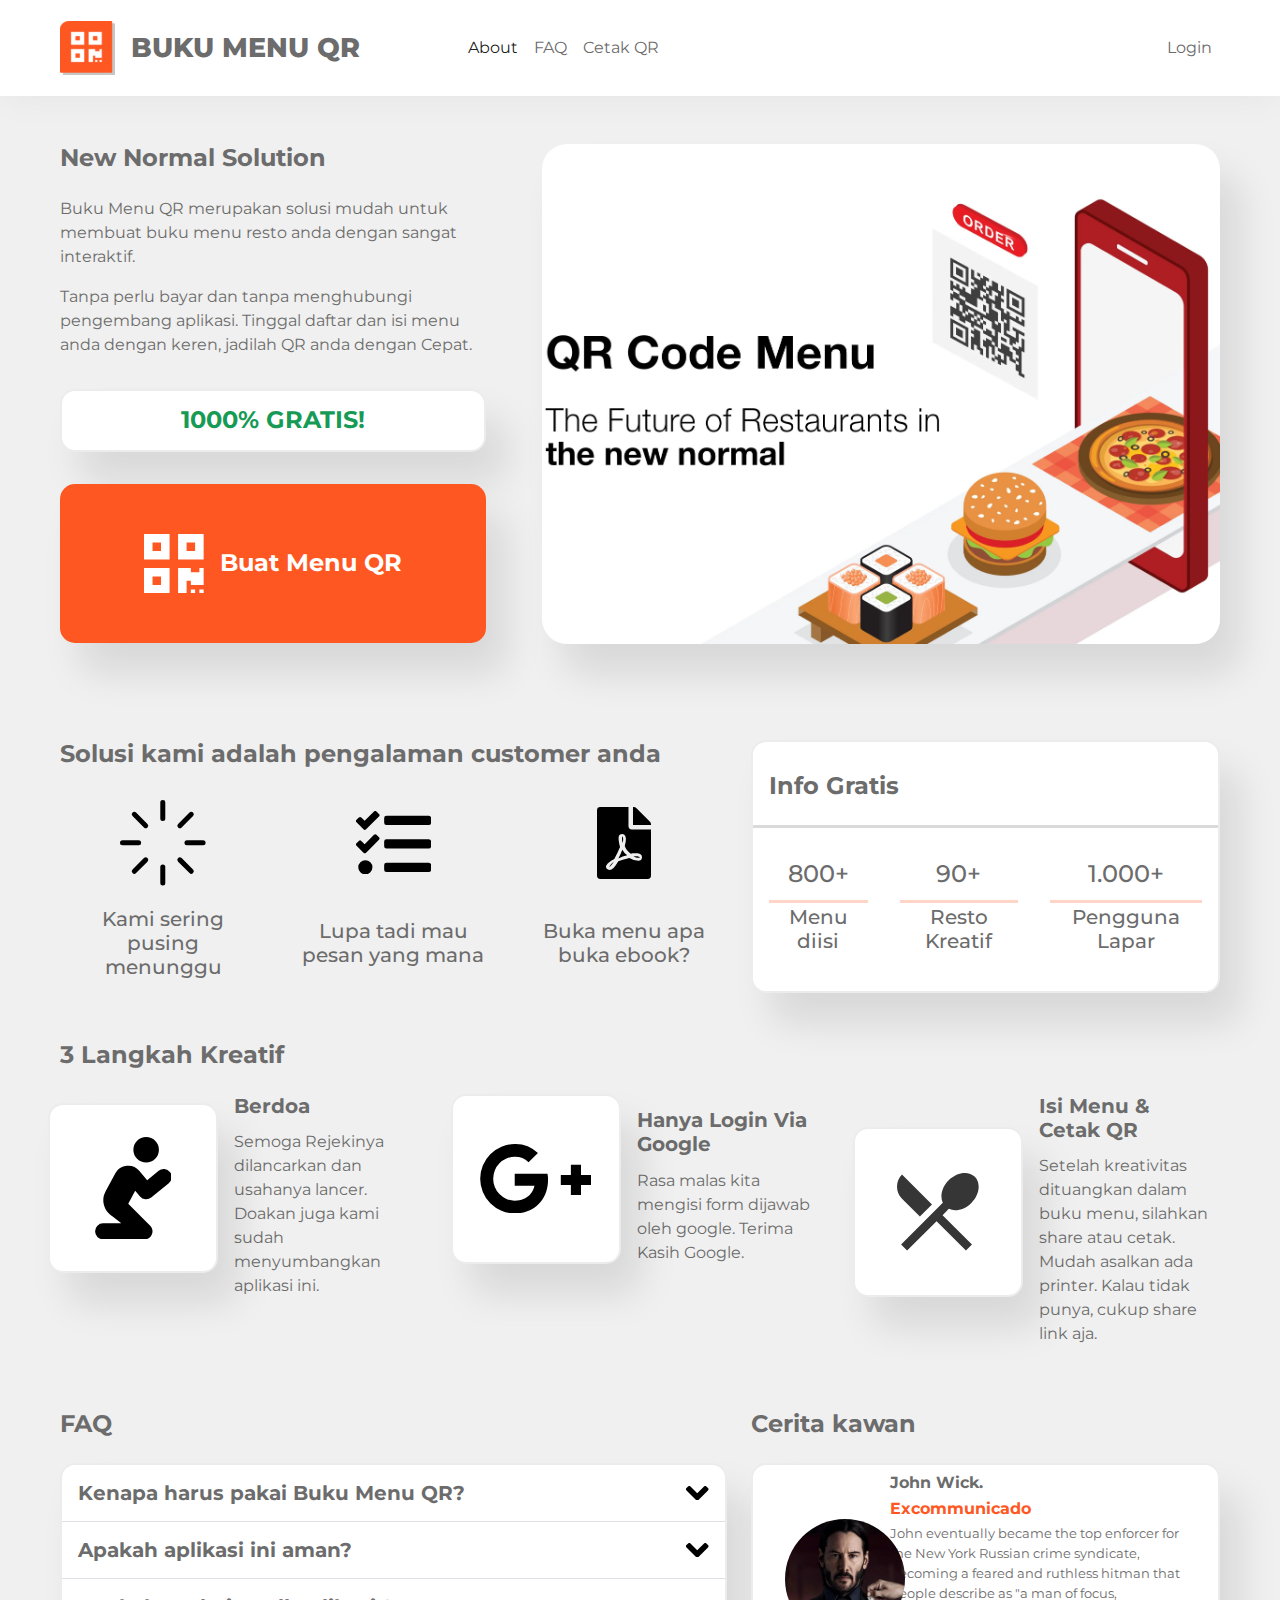
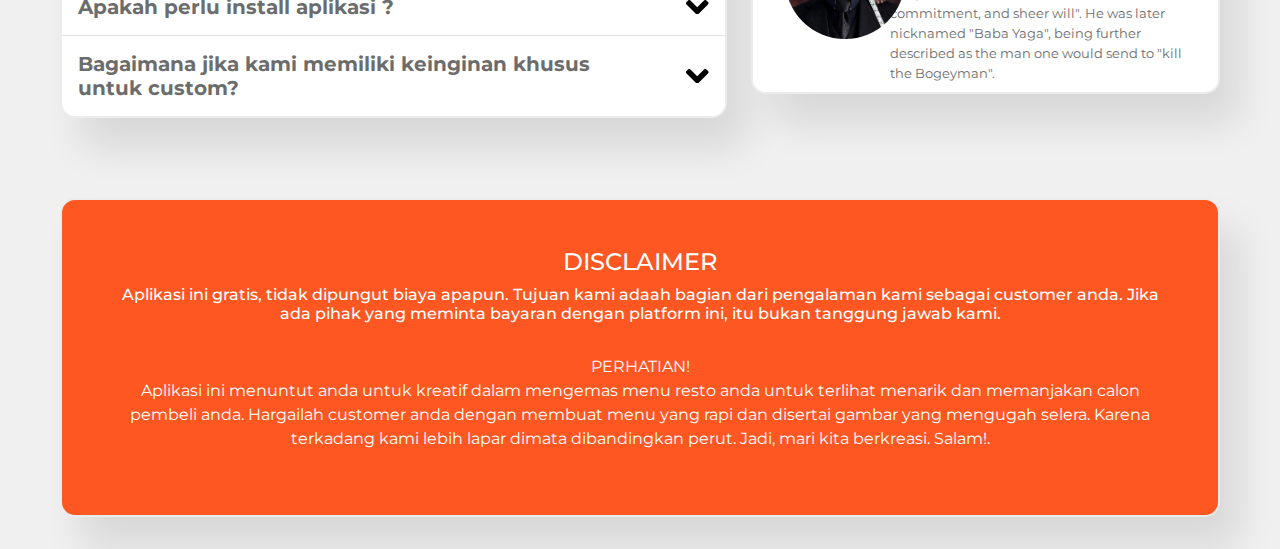
<file: layout/index.html>
<!DOCTYPE html>
<html>
    <head>
        <meta name="viewport" content="width=device-width, initial-scale=1.0">

        <link rel="stylesheet" href="../assets/bootstrap/css/bootstrap.min.css">
        <script src="https://cdnjs.cloudflare.com/ajax/libs/jquery/3.6.0/jquery.min.js" integrity="sha512-894YE6QWD5I59HgZOGReFYm4dnWc1Qt5NtvYSaNcOP+u1T9qYdvdihz0PPSiiqn/+/3e7Jo4EaG7TubfWGUrMQ==" crossorigin="anonymous" referrerpolicy="no-referrer"></script>
        <script src="https://cdnjs.cloudflare.com/ajax/libs/popper.js/1.16.0/umd/popper.min.js"></script>
        <script src="https://maxcdn.bootstrapcdn.com/bootstrap/4.5.2/js/bootstrap.min.js"></script>
        <script src="../assets/bootstrap/js/bootstrap.min.js"></script>

        <link rel="stylesheet" href="../assets/css/front-page/main.css">
        <link rel="stylesheet" href="../assets/css/custom-skin.css">
        <link rel="preconnect" href="https://fonts.googleapis.com">
        <link rel="preconnect" href="https://fonts.gstatic.com" crossorigin>
        <link href="https://fonts.googleapis.com/css2?family=Montserrat:wght@300;400;500;600;700;800;900&display=swap" rel="stylesheet">
        
    </head>
    <body>
        
        <!-- navigation bar -->
        <nav class="navbar navbar-expand-lg navbar-light bg-light shadow-default">
        <div class="container-fluid mx-5 py-2">
            <a class="navbar-brand" href="#">
                <svg xmlns="http://www.w3.org/2000/svg" xmlns:xlink="http://www.w3.org/1999/xlink" width="55" height="54" viewBox="0 0 55 54">
                    <defs>
                      <pattern id="pattern" preserveAspectRatio="none" width="100%" height="100%" viewBox="0 0 215 212">
                        <image width="215" height="212" xlink:href="[data-uri]"/>
                      </pattern>
                    </defs>
                    <rect id="Component_6_1" data-name="Component 6 – 1" width="55" height="54" fill="url(#pattern)"/>
                  </svg>    
            </a>
            <a id="navbar-title" class="navbar-brand" href="#">BUKU MENU QR</a>
            <button class="navbar-toggler" type="button" data-bs-toggle="collapse" data-bs-target="#navbarSupportedContent" aria-controls="navbarSupportedContent" aria-expanded="false" aria-label="Toggle navigation">
            <span class="navbar-toggler-icon"></span>
            </button>
            <div class="collapse navbar-collapse" id="navbarSupportedContent">
            <ul class="navbar-nav me-auto mb-2 mb-lg-0">
                <li class="nav-item">
                <a class="nav-link active" aria-current="page" href="#">About</a>
                </li>
                <li class="nav-item">
                <a class="nav-link" href="#">FAQ</a>
                </li>
                <li class="nav-item">
                    <a class="nav-link" href="#">Cetak QR</a>
                </li>
            </ul>
            <div class="d-flex navbar-nav">
                <div class="nav-item">
                    <a id="login" class="nav-link" href="../layout/login.html">Login</a>
                </div>
            </div>
        </div>
        </nav>

        <!-- Banner Upper -->
        <div id="banner-upper" class="margin-default">
            <div class="container-fluid py-5">
                <div class="row">
                    <div id="banner-text" class="col-auto">
                        <div class="qr-title">
                            <h4>New Normal Solution</h4>
                            <p>Buku Menu QR merupakan solusi mudah untuk membuat buku menu resto anda dengan sangat interaktif.</p>
                            <p>Tanpa perlu bayar dan tanpa menghubungi pengembang aplikasi. Tinggal daftar dan isi menu anda dengan keren, jadilah QR anda dengan Cepat.</p>
                        </div>
                        <div id="promo-banner">
                            <h4 class="center">1000% GRATIS!</h4>
                        </div>
                        <div id="start-new-qr">
                            <div class="d-flex justify-content-center">
                                <div class="align-self-center">
                                    <svg xmlns="http://www.w3.org/2000/svg" width="59.652" height="59.652" viewBox="0 0 59.652 59.652">
                                        <path id="Icon_awesome-qrcode" data-name="Icon awesome-qrcode" d="M0,27.815H25.565V2.25H0ZM8.522,10.772h8.522v8.522H8.522ZM34.087,2.25V27.815H59.652V2.25ZM51.13,19.293H42.609V10.772H51.13ZM0,61.9H25.565V36.337H0ZM8.522,44.859h8.522V53.38H8.522Zm46.87-8.522h4.261V53.38H46.87V49.12H42.609V61.9H34.087V36.337H46.87V40.6h8.522Zm0,21.3h4.261V61.9H55.391Zm-8.522,0H51.13V61.9H46.87Z" transform="translate(0 -2.25)" fill="#fff"/>
                                    </svg>   
                                </div>
                                <div class="align-self-center">
                                    <h4 class="center">Buat Menu QR</h4>     
                                </div>                   
                            </div>
                        </div>
                    </div>
                    <div class="col">
                        <div id="banner-map">
                            <div id="banner-image">
                                <img src="../assets/image/banner-vector.jpg" alt="Resto X">
                            </div>
                        </div>
                    </div>
                </div>
            </div>
        </div>

        <!-- Second Slide -->
        <div id="second-slide" class="margin-default">
            <div class="container-fluid pt-5">
                <div class="row">
                    <div class="col-md-7 col-12">
                        <div class="qr-title">
                            <h4 class="default-title">Solusi kami adalah pengalaman customer anda</h4>
                        </div>
                        <div id="solusi-kami-column" class="row">
                            <div class="col-md-4 col-12">
                                <div class="p-2 bd-highlight">
                                    <svg xmlns="http://www.w3.org/2000/svg" width="85.583" height="85.583" viewBox="0 0 85.583 85.583">
                                        <g id="Icon_feather-loader" data-name="Icon feather-loader" transform="translate(-0.5 -0.5)">
                                          <path id="Path_16" data-name="Path 16" d="M18,3V19.117" transform="translate(25.291 0)" fill="none" stroke="#000" stroke-linecap="round" stroke-linejoin="round" stroke-width="5"/>
                                          <path id="Path_17" data-name="Path 17" d="M18,27V43.117" transform="translate(25.291 40.466)" fill="none" stroke="#000" stroke-linecap="round" stroke-linejoin="round" stroke-width="5"/>
                                          <path id="Path_18" data-name="Path 18" d="M7.4,7.4,18.8,18.8" transform="translate(7.41 7.41)" fill="none" stroke="#000" stroke-linecap="round" stroke-linejoin="round" stroke-width="5"/>
                                          <path id="Path_19" data-name="Path 19" d="M24.36,24.36l11.4,11.4" transform="translate(36.015 36.015)" fill="none" stroke="#000" stroke-linecap="round" stroke-linejoin="round" stroke-width="5"/>
                                          <path id="Path_20" data-name="Path 20" d="M3,18H19.117" transform="translate(0 25.291)" fill="none" stroke="#000" stroke-linecap="round" stroke-linejoin="round" stroke-width="5"/>
                                          <path id="Path_21" data-name="Path 21" d="M27,18H43.117" transform="translate(40.466 25.291)" fill="none" stroke="#000" stroke-linecap="round" stroke-linejoin="round" stroke-width="5"/>
                                          <path id="Path_22" data-name="Path 22" d="M7.4,35.762l11.4-11.4" transform="translate(7.41 36.015)" fill="none" stroke="#000" stroke-linecap="round" stroke-linejoin="round" stroke-width="5"/>
                                          <path id="Path_23" data-name="Path 23" d="M24.36,18.8l11.4-11.4" transform="translate(36.015 7.41)" fill="none" stroke="#000" stroke-linecap="round" stroke-linejoin="round" stroke-width="5"/>
                                        </g>
                                    </svg>                                      
                                </div>
                                <div class="p-2 bd-highlight text-center">
                                    <h5>Kami sering pusing menunggu</h5>
                                </div>
                            </div>
                            <div class="col-md-4 col-12">
                                <div class="p-2 bd-highlight">
                                    <svg xmlns="http://www.w3.org/2000/svg" width="75.108" height="63.377" viewBox="0 0 75.108 63.377">
                                        <path id="Icon_awesome-tasks" data-name="Icon awesome-tasks" d="M20.48,2.766a1.76,1.76,0,0,0-2.494,0L8.645,12.053,5.315,8.808a1.76,1.76,0,0,0-2.494,0l-2.3,2.306a1.76,1.76,0,0,0,0,2.494L7.5,20.561a1.875,1.875,0,0,0,2.583,0l2.287-2.291L22.961,7.68a1.774,1.774,0,0,0,.013-2.494Zm0,23.353a1.76,1.76,0,0,0-2.494,0L8.645,35.466l-3.33-3.242a1.76,1.76,0,0,0-2.494,0l-2.3,2.3a1.76,1.76,0,0,0,0,2.494l6.964,6.968a1.873,1.873,0,0,0,2.582,0l2.3-2.3L22.958,31.091a1.76,1.76,0,0,0,.013-2.479ZM9.389,51.542a7.042,7.042,0,1,0,0,14.083,7.041,7.041,0,1,0,0-14.083Zm63.373,2.347H30.513a2.347,2.347,0,0,0-2.347,2.347v4.694a2.347,2.347,0,0,0,2.347,2.347H72.761a2.347,2.347,0,0,0,2.347-2.347V56.236A2.347,2.347,0,0,0,72.761,53.889Zm0-46.943H30.513a2.347,2.347,0,0,0-2.347,2.347v4.694a2.347,2.347,0,0,0,2.347,2.347H72.761a2.347,2.347,0,0,0,2.347-2.347V9.294A2.347,2.347,0,0,0,72.761,6.947Zm0,23.471H30.513a2.347,2.347,0,0,0-2.347,2.347v4.694a2.347,2.347,0,0,0,2.347,2.347H72.761a2.347,2.347,0,0,0,2.347-2.347V32.765A2.347,2.347,0,0,0,72.761,30.418Z" transform="translate(0 -2.248)"/>
                                    </svg>                                      
                                </div>
                                <div class="p-2 bd-highlight">
                                    <div class="align-self-center text-center">
                                        <h5>Lupa tadi mau pesan yang mana</h5>
                                    </div>
                                </div>
                            </div>
                            <div class="col-md-4 col-12">
                                <div class="p-2 bd-highlight">
                                    <svg xmlns="http://www.w3.org/2000/svg" width="53.985" height="71.98" viewBox="0 0 53.985 71.98">
                                        <path id="Icon_awesome-file-pdf" data-name="Icon awesome-file-pdf" d="M25.573,36c-.7-2.249-.689-6.593-.281-6.593C26.472,29.41,26.36,34.6,25.573,36Zm-.239,6.636a64.871,64.871,0,0,1-3.993,8.815,51.768,51.768,0,0,1,8.843-3.079A18.211,18.211,0,0,1,25.334,42.64ZM12.1,60.185c0,.112,1.856-.759,4.906-5.652C16.069,55.419,12.92,57.977,12.1,60.185ZM34.865,22.494h19.12V68.606a3.366,3.366,0,0,1-3.374,3.374H3.374A3.366,3.366,0,0,1,0,68.606V3.374A3.366,3.366,0,0,1,3.374,0H31.491V19.12A3.384,3.384,0,0,0,34.865,22.494ZM33.741,46.646a14.11,14.11,0,0,1-6-7.563c.633-2.6,1.631-6.551.872-9.026-.661-4.133-5.961-3.726-6.72-.956-.7,2.573-.056,6.2,1.139,10.825a132.013,132.013,0,0,1-5.736,12.062c-.014,0-.014.014-.028.014-3.81,1.954-10.347,6.256-7.662,9.56a4.368,4.368,0,0,0,3.023,1.406c2.516,0,5.019-2.531,8.59-8.688a80.135,80.135,0,0,1,11.106-3.262,21.306,21.306,0,0,0,9,2.741c4.105,0,4.386-4.5,2.77-6.1C42.133,45.747,36.454,46.295,33.741,46.646ZM53,14.761,39.223.984A3.372,3.372,0,0,0,36.833,0H35.99V17.995H53.985v-.858A3.363,3.363,0,0,0,53,14.761ZM42.583,50.653c.576-.38-.351-1.673-6.017-1.265C41.782,51.609,42.583,50.653,42.583,50.653Z"/>
                                      </svg>                                      
                                </div>
                                <div class="p-2 bd-highlight text-center">
                                    <h5>Buka menu apa buka ebook?</h5>
                                </div>
                            </div>
                        </div>
                    </div>
                    <div class="col-md-5 col-12">
                        <div id="info-gratis">
                            <div class="qr-title mb-4">
                                <h4 class="default-title">Info Gratis</h4>
                            </div>
                            <hr class="hr-head-border">
                            <div class="center-flex d-flex justify-content-evenly mt-4">
                                <div class="qr-title d-flex text-center bd-highlight flex-column">
                                    <div class="p-2 bd-highlight">
                                        <h4>800+</h4>
                                    </div>
                                    <hr class="hr-mini-border">
                                    <div class="p-2 bd-highlight">
                                        <h5>Menu diisi</h5>
                                    </div>
                                </div>
                                <div class="qr-title d-flex text-center bd-highlight flex-column">
                                    <div class="p-2 bd-highlight">
                                        <h4>90+</h4>
                                    </div>
                                    <hr class="hr-mini-border">
                                    <div class="p-2 bd-highlight">
                                        <h5>Resto Kreatif</h5>
                                    </div>
                                </div>
                                <div class="qr-title d-flex text-center bd-highlight flex-column">
                                    <div class="p-2 bd-highlight">
                                        <h4>1.000+</h4>
                                    </div>
                                    <hr class="hr-mini-border">
                                    <div class="p-2 bd-highlight">
                                        <h5>Pengguna Lapar</h5>
                                    </div>
                                </div>
                            </div>
                        </div>
                    </div>
                </div>
            </div>
        </div>

        <!-- Third Slide -->
        <div id="third-slide" class="margin-default pt-5">
            <div class="container-fluid">
                <div class="qr-title">
                    <h4 class="default-title">3 Langkah Kreatif</h4>
                </div>
            </div>
            <div>
                <div class="row">
                    <div class="col-md-4 col-12">
                        <div class="d-flex">
                            <div class="qr-box default-box-padding third-box text-center align-self-center">
                                <svg class="image-center" xmlns="http://www.w3.org/2000/svg" width="76.72" height="102.294" viewBox="0 0 76.72 102.294">
                                    <path id="Icon_awesome-pray" data-name="Icon awesome-pray" d="M51.147,25.574A12.787,12.787,0,1,0,38.36,12.787,12.786,12.786,0,0,0,51.147,25.574Zm-6.12,33.915A8,8,0,0,0,56.21,60.531L73.792,46.142A7.992,7.992,0,1,0,63.664,33.775l-11.476,9.39-7.774-9.252a14.609,14.609,0,0,0-12.787-5.061,14.36,14.36,0,0,0-11.262,7.376L10.5,54.616C5.826,63.335,8.765,73.87,17.332,79.34l8.953,6.971H7.992a7.992,7.992,0,0,0,0,15.983H49.549c6.809,0,10.743-8.549,5.65-13.642L33.25,66.7,40.2,53.743Z"/>
                                  </svg>
                            </div>
                            <div class="d-flex flex-column mx-3 align-self-center">
                                <div class="d-flex">
                                    <h5 class="default-title">Berdoa</h5>
                                </div>
                                <div class="d-flex">
                                    <p>Semoga Rejekinya dilancarkan dan usahanya lancer. Doakan juga kami sudah menyumbangkan aplikasi ini.</p>
                                </div>
                            </div>
                        </div>
                    </div>
                    <div class="col-md-4 col-12">
                        <div class="d-flex">
                            <div class="qr-box default-box-padding third-box text-center align-self-center">
                                <svg class="image-center" xmlns="http://www.w3.org/2000/svg" width="111.093" height="69.433" viewBox="0 0 111.093 69.433">
                                    <path id="Icon_awesome-google-plus-g" data-name="Icon awesome-google-plus-g" d="M68.392,34.244a29.448,29.448,0,0,1,.568,5.778c0,19.845-13.309,33.912-33.343,33.912a34.717,34.717,0,0,1,0-69.433,33.161,33.161,0,0,1,23.255,9.094L49.446,22.64a19.493,19.493,0,0,0-13.83-5.352,21.733,21.733,0,0,0-21.5,21.929,21.733,21.733,0,0,0,21.5,21.929c13.735,0,18.9-9.9,19.7-14.967h-19.7V34.243H68.392Zm33.524,1.164V25.33H91.79V35.407H81.713V45.533H91.79V55.611h10.126V45.533h10.077V35.407H101.916Z" transform="translate(-0.9 -4.5)"/>
                                  </svg>   
                            </div>
                            <div class="d-flex flex-column mx-3 align-self-center">
                                <div class="d-flex">
                                    <h5 class="default-title">Hanya Login Via Google</h5>
                                </div>
                                <div class="d-flex">
                                    <p>Rasa malas kita mengisi form dijawab oleh google. Terima Kasih Google.</p>
                                </div>
                            </div>
                        </div>
                    </div>
                    <div class="col-md-4 col-12">
                        <div class="d-flex">
                            <div class="qr-box default-box-padding third-box text-center align-self-center">
                                <svg class="image-center" xmlns="http://www.w3.org/2000/svg" width="81.675" height="77.556" viewBox="0 0 81.675 77.556">
                                    <path id="Icon_material-restaurant-menu" data-name="Icon material-restaurant-menu" d="M27.005,48.3,39.094,36.209,9.108,6.266a17.118,17.118,0,0,0,0,24.177Zm28.961-7.731c6.535,3.033,15.719.9,22.511-5.895,8.159-8.159,9.739-19.863,3.46-26.142C75.7,2.294,64,3.831,55.8,11.99,49,18.782,46.868,27.965,49.9,34.5L8.211,76.191l6.023,6.023L43.664,52.868,73.052,82.256l6.023-6.023L49.687,46.846Z" transform="translate(-4.11 -4.7)" fill="#363636"/>
                                  </svg>   
                            </div>
                            <div class="d-flex flex-column mx-3 align-self-center">
                                <div class="d-flex">
                                    <h5 class="default-title">Isi Menu & Cetak QR</h5>
                                </div>
                                <div class="d-flex">
                                    <p>Setelah kreativitas dituangkan dalam buku menu, silahkan share atau cetak. Mudah asalkan ada printer. Kalau tidak punya, cukup share link aja.</p>
                                </div>
                            </div>
                        </div>
                    </div>
                </div>
            </div>
        </div>

        <!-- Drop Down -->
        <div id="qr-drop-down" class="margin-default pt-5">
            <div class="container-fluid">
                <div class="row">
                    <div class="col-md-7">
                        <div class="qr-title">
                            <h4 class="default-title">FAQ</h4>
                        </div>
                        <div class="box-faq qr-box">
                            <a data-toggle="collapse" href="#collapse1">
                                <div class="d-flex drop-down-title">
                                    <div class="d-flex flex-grow-1">
                                        <h5 class="default-title">Kenapa harus pakai Buku Menu QR?</h5>
                                    </div>
                                    <div class="d-flex align-self-center">
                                        <svg xmlns="http://www.w3.org/2000/svg" width="22.493" height="14.527" viewBox="0 0 22.493 14.527">
                                            <path id="Icon_awesome-angle-down" data-name="Icon awesome-angle-down" d="M10.055,24.771.492,15.209a1.681,1.681,0,0,1,0-2.384l1.589-1.589a1.681,1.681,0,0,1,2.384,0l6.778,6.778,6.778-6.778a1.681,1.681,0,0,1,2.384,0l1.589,1.589a1.681,1.681,0,0,1,0,2.384l-9.562,9.562a1.672,1.672,0,0,1-2.377,0Z" transform="translate(0.004 -10.74)"/>
                                          </svg>                                  
                                    </div>
                                </div>
                            </a>
                            <div id="collapse1" class="collapse">
                                <p>
                                    Lorem ipsum dolor sit amet, consectetur adipiscing elit. Nulla sed dolor eu diam suscipit porttitor. Fusce tortor mi, imperdiet ac elementum ac, sagittis vel ex. Sed a massa vel neque volutpat porta. Aenean sit amet augue pretium, commodo nunc sit amet, lacinia tellus. Nunc dictum feugiat tempor. Cras vestibulum semper mi, in auctor risus porttitor ut. Sed velit ante, venenatis id turpis nec, tempus placerat lacus. Vivamus bibendum, orci non lacinia commodo, nulla nulla dignissim dolor, eu tincidunt mauris lorem non orci. In bibendum non elit id ullamcorper. Aliquam ullamcorper egestas est, non semper leo euismod vitae. Proin non aliquet eros. Cras lectus lacus, hendrerit ac leo in, suscipit rutrum mi. Quisque ultricies vestibulum tellus vel mattis.
                                </p>
                            </div>
                            <a data-toggle="collapse" href="#collapse2">
                                <div class="d-flex drop-down-title border-top">
                                    <div class="d-flex flex-grow-1">
                                        <h5 class="default-title">Apakah aplikasi ini aman?</h5>
                                    </div>
                                    <div class="d-flex align-self-center">
                                        <svg xmlns="http://www.w3.org/2000/svg" width="22.493" height="14.527" viewBox="0 0 22.493 14.527">
                                            <path id="Icon_awesome-angle-down" data-name="Icon awesome-angle-down" d="M10.055,24.771.492,15.209a1.681,1.681,0,0,1,0-2.384l1.589-1.589a1.681,1.681,0,0,1,2.384,0l6.778,6.778,6.778-6.778a1.681,1.681,0,0,1,2.384,0l1.589,1.589a1.681,1.681,0,0,1,0,2.384l-9.562,9.562a1.672,1.672,0,0,1-2.377,0Z" transform="translate(0.004 -10.74)"/>
                                          </svg>                                  
                                    </div>
                                </div>
                            </a>
                            <div id="collapse2" class="collapse">
                                <p>
                                    Lorem ipsum dolor sit amet, consectetur adipiscing elit. Nulla sed dolor eu diam suscipit porttitor. Fusce tortor mi, imperdiet ac elementum ac, sagittis vel ex. Sed a massa vel neque volutpat porta. Aenean sit amet augue pretium, commodo nunc sit amet, lacinia tellus. Nunc dictum feugiat tempor. Cras vestibulum semper mi, in auctor risus porttitor ut. Sed velit ante, venenatis id turpis nec, tempus placerat lacus. Vivamus bibendum, orci non lacinia commodo, nulla nulla dignissim dolor, eu tincidunt mauris lorem non orci. In bibendum non elit id ullamcorper. Aliquam ullamcorper egestas est, non semper leo euismod vitae. Proin non aliquet eros. Cras lectus lacus, hendrerit ac leo in, suscipit rutrum mi. Quisque ultricies vestibulum tellus vel mattis.
                                </p>
                            </div>
                            <a data-toggle="collapse" href="#collapse3">
                                <div class="d-flex drop-down-title border-top">
                                    <div class="d-flex flex-grow-1">
                                        <h5 class="default-title">Apakah perlu install aplikasi ?</h5>
                                    </div>
                                    <div class="d-flex align-self-center">
                                        <svg xmlns="http://www.w3.org/2000/svg" width="22.493" height="14.527" viewBox="0 0 22.493 14.527">
                                            <path id="Icon_awesome-angle-down" data-name="Icon awesome-angle-down" d="M10.055,24.771.492,15.209a1.681,1.681,0,0,1,0-2.384l1.589-1.589a1.681,1.681,0,0,1,2.384,0l6.778,6.778,6.778-6.778a1.681,1.681,0,0,1,2.384,0l1.589,1.589a1.681,1.681,0,0,1,0,2.384l-9.562,9.562a1.672,1.672,0,0,1-2.377,0Z" transform="translate(0.004 -10.74)"/>
                                          </svg>                                  
                                    </div>
                                </div>
                            </a>
                            <div id="collapse3" class="collapse">
                                <p>
                                    Lorem ipsum dolor sit amet, consectetur adipiscing elit. Nulla sed dolor eu diam suscipit porttitor. Fusce tortor mi, imperdiet ac elementum ac, sagittis vel ex. Sed a massa vel neque volutpat porta. Aenean sit amet augue pretium, commodo nunc sit amet, lacinia tellus. Nunc dictum feugiat tempor. Cras vestibulum semper mi, in auctor risus porttitor ut. Sed velit ante, venenatis id turpis nec, tempus placerat lacus. Vivamus bibendum, orci non lacinia commodo, nulla nulla dignissim dolor, eu tincidunt mauris lorem non orci. In bibendum non elit id ullamcorper. Aliquam ullamcorper egestas est, non semper leo euismod vitae. Proin non aliquet eros. Cras lectus lacus, hendrerit ac leo in, suscipit rutrum mi. Quisque ultricies vestibulum tellus vel mattis.
                                </p>
                            </div>
                            <a data-toggle="collapse" href="#collapse4">
                                <div class="d-flex drop-down-title border-top">
                                    <div class="d-flex flex-grow-1">
                                        <h5 class="default-title">Bagaimana jika kami memiliki keinginan khusus untuk custom?</h5>
                                    </div>
                                    <div class="d-flex align-self-center">
                                        <svg xmlns="http://www.w3.org/2000/svg" width="22.493" height="14.527" viewBox="0 0 22.493 14.527">
                                            <path id="Icon_awesome-angle-down" data-name="Icon awesome-angle-down" d="M10.055,24.771.492,15.209a1.681,1.681,0,0,1,0-2.384l1.589-1.589a1.681,1.681,0,0,1,2.384,0l6.778,6.778,6.778-6.778a1.681,1.681,0,0,1,2.384,0l1.589,1.589a1.681,1.681,0,0,1,0,2.384l-9.562,9.562a1.672,1.672,0,0,1-2.377,0Z" transform="translate(0.004 -10.74)"/>
                                          </svg>                                  
                                    </div>
                                </div>
                            </a>
                            <div id="collapse4" class="collapse">
                                <p>
                                    Lorem ipsum dolor sit amet, consectetur adipiscing elit. Nulla sed dolor eu diam suscipit porttitor. Fusce tortor mi, imperdiet ac elementum ac, sagittis vel ex. Sed a massa vel neque volutpat porta. Aenean sit amet augue pretium, commodo nunc sit amet, lacinia tellus. Nunc dictum feugiat tempor. Cras vestibulum semper mi, in auctor risus porttitor ut. Sed velit ante, venenatis id turpis nec, tempus placerat lacus. Vivamus bibendum, orci non lacinia commodo, nulla nulla dignissim dolor, eu tincidunt mauris lorem non orci. In bibendum non elit id ullamcorper. Aliquam ullamcorper egestas est, non semper leo euismod vitae. Proin non aliquet eros. Cras lectus lacus, hendrerit ac leo in, suscipit rutrum mi. Quisque ultricies vestibulum tellus vel mattis.
                                </p>
                            </div>
                        </div>
                    </div>
                    <div class="col-md-5">
                        <div id="profile-bar">
                            <div class="qr-title">
                                <h4 class="default-title">Cerita kawan</h4>
                            </div>
                            <div class="qr-box">
                                <div class="row">
                                    <div id="profile-height" class="col-md-4">
                                        <div class="profile-img">
                                            <img class="vertical-center" src="../assets/image/john-wick.jpeg" alt="">
                                        </div>
                                    </div>
                                    <div class="col-md-8 my-auto">
                                        <div class="d-flex flex-column text-bar">
                                            <div class="profile-text">
                                                <h6 class="default-title disable-margin-bottom">John Wick.</h6>
                                            </div>
                                            <div class="profile-text">
                                                <h6 class="default-title disable-margin-bottom" style="color: #FF5722;">Excommunicado</h6>
                                            </div>
                                            <div class="profile-text">
                                                <p class="disable-margin-bottom">John eventually became the top enforcer for the New York Russian crime syndicate, becoming a feared and ruthless hitman that people describe as "a man of focus, commitment, and sheer will". He was later nicknamed "Baba Yaga", being further described as the man one would send to "kill the Bogeyman".</p>
                                            </div>
                                        </div>
                                    </div>
                                </div>
                            </div>
                        </div>
                    </div>
                </div>
            </div>
        </div>

        <!-- Last Slide -->
        <div id="disclaimer" class="margin-default pt-5">
            <div class="container-fluid">
                <div class="qr-box">
                    <div class="qr-title">
                        <h4>DISCLAIMER</h4>
                        <h5>Aplikasi ini gratis, tidak dipungut biaya apapun. Tujuan kami adaah bagian dari pengalaman kami sebagai customer anda. Jika ada pihak yang meminta bayaran dengan platform ini, itu bukan tanggung jawab kami.</h5>
                        <br>
                        <p>PERHATIAN!<br>Aplikasi ini menuntut anda untuk kreatif dalam mengemas menu resto anda untuk terlihat menarik dan memanjakan calon pembeli anda. Hargailah customer anda dengan membuat menu yang rapi dan disertai gambar yang mengugah selera. Karena terkadang kami lebih lapar dimata dibandingkan perut. Jadi, mari kita berkreasi. Salam!.</p>
                    </div>
                </div>
            </div>
        </div>
    </body>
</html>
</file>
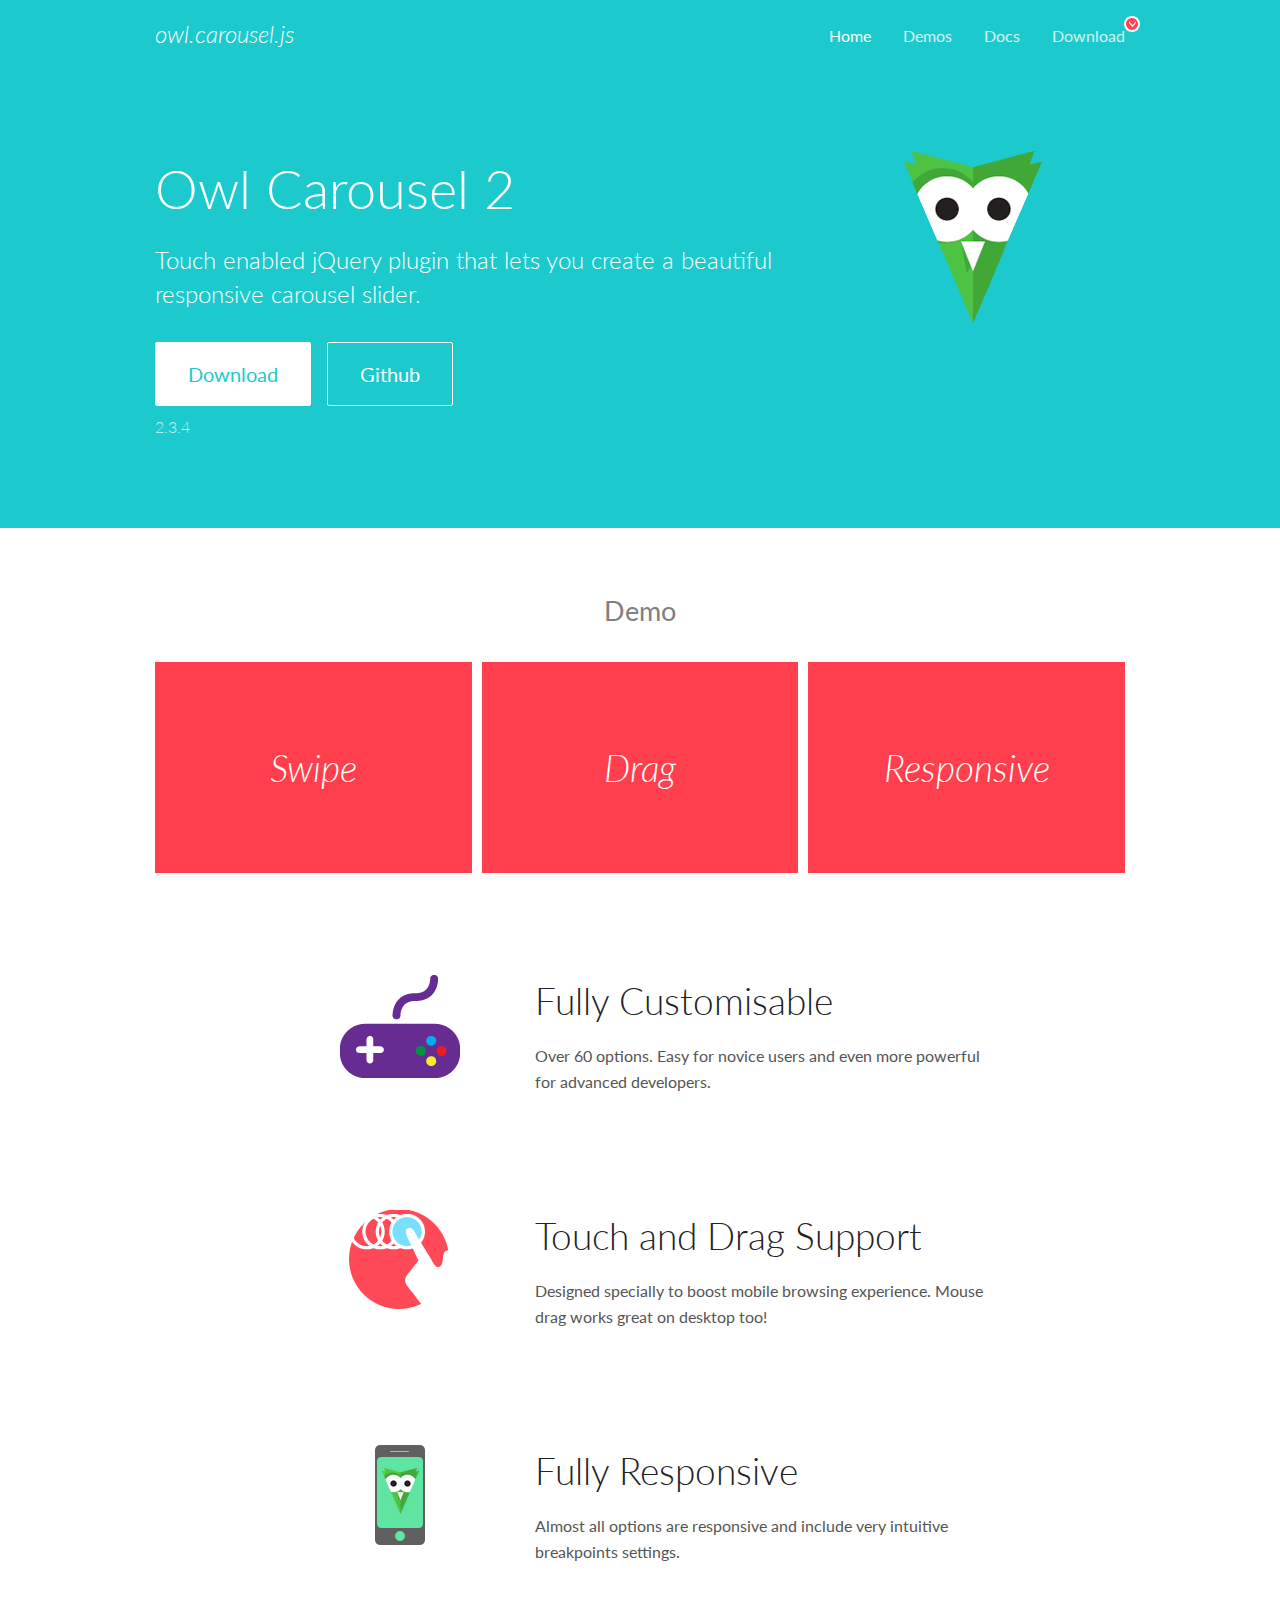
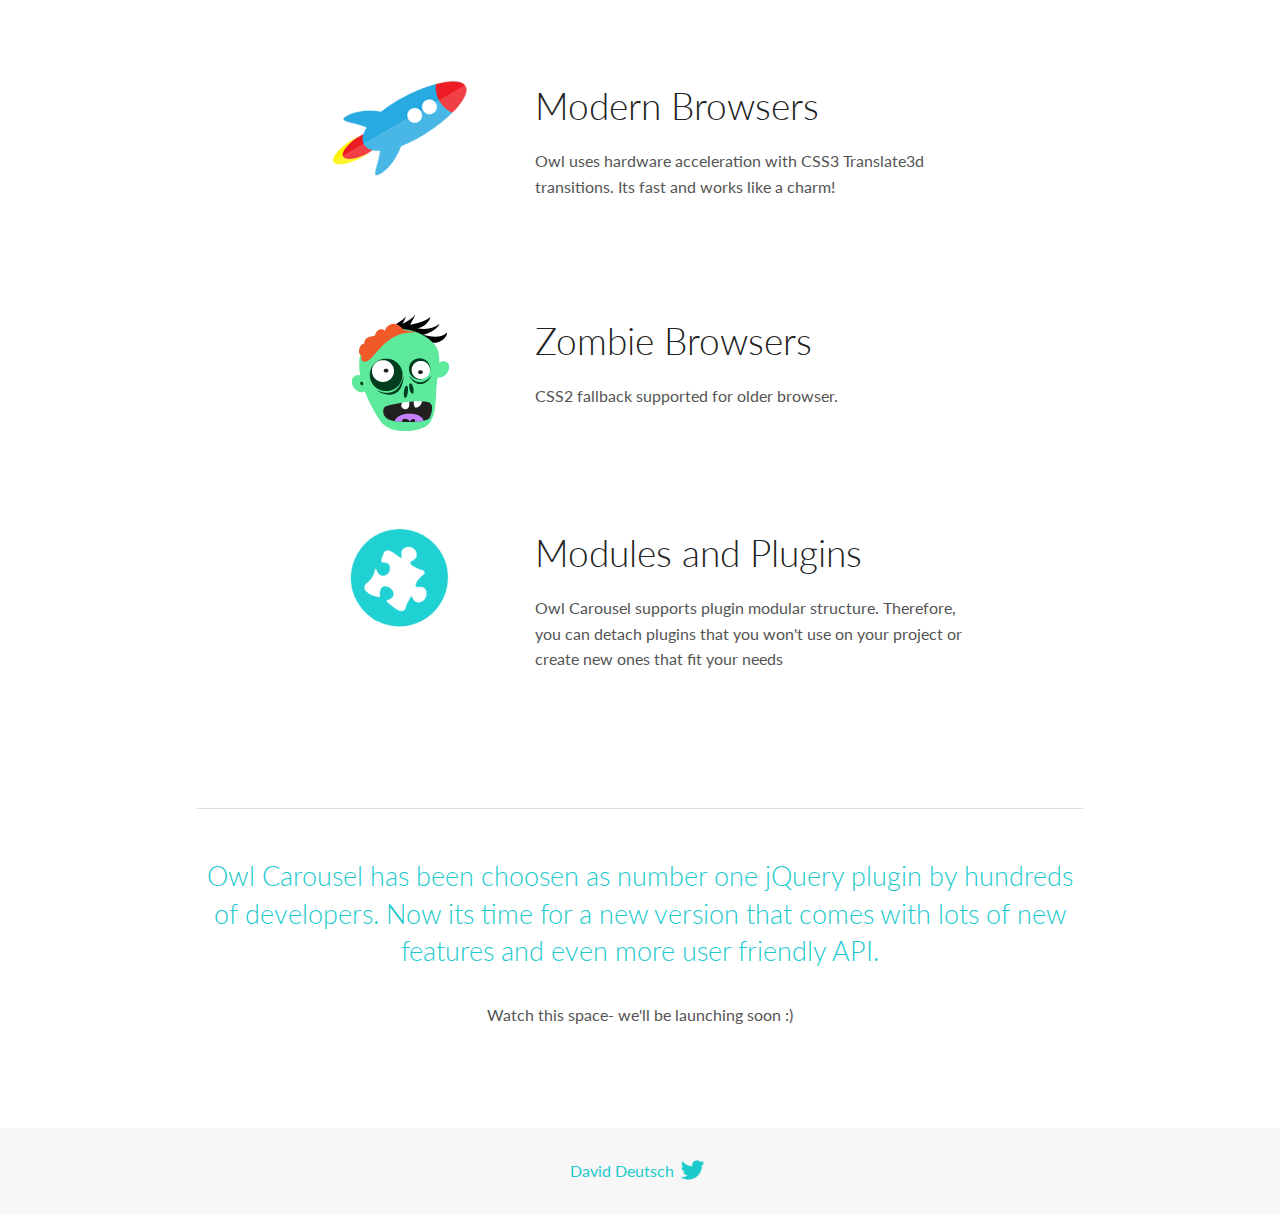
<file: assets/js/OwlCarousel2-2.3.4/docs/index.html>
<!DOCTYPE html>
<html lang="en">
  <head>

    <!-- head -->
    <meta charset="utf-8">
    <meta name="msapplication-tap-highlight" content="no" />
    <meta name="viewport" content="width=device-width, initial-scale=1.0" />
    <meta name="description" content="Touch enabled jQuery plugin that lets you create beautiful responsive carousel slider.">
    <meta name="author" content="David Deutsch">
    <title>
      Home | Owl Carousel | 2.3.4
    </title>

    <!-- Stylesheets -->
    <link href='https://fonts.googleapis.com/css?family=Lato:300,400,700,400italic,300italic' rel='stylesheet' type='text/css'>
    <link rel="stylesheet" href="assets/css/docs.theme.min.css">

    <!-- Owl Stylesheets -->
    <link rel="stylesheet" href="assets/owlcarousel/assets/owl.carousel.min.css">
    <link rel="stylesheet" href="assets/owlcarousel/assets/owl.theme.default.min.css">

    <!-- HTML5 shim and Respond.js IE8 support of HTML5 elements and media queries -->

    <!--[if lt IE 9]>
      <script src="https://oss.maxcdn.com/libs/html5shiv/3.7.0/html5shiv.js"></script>
      <script src="https://oss.maxcdn.com/libs/respond.js/1.3.0/respond.min.js"></script>
    <![endif]-->

    <!-- Favicons -->
    <link rel="apple-touch-icon-precomposed" sizes="144x144" href="assets/ico/apple-touch-icon-144-precomposed.png">
    <link rel="shortcut icon" href="assets/ico/favicon.png">
    <link rel="shortcut icon" href="favicon.ico">

    <!-- Yeah i know js should not be in header. Its required for demos.-->

    <!-- javascript -->
    <script src="assets/vendors/jquery.min.js"></script>
    <script src="assets/owlcarousel/owl.carousel.js"></script>
  </head>
  <body>

    <!-- header -->
    <header class="header">
      <div class="row">
        <div class="large-12 columns">
          <div class="brand left">
            <h3>
              <a href="/OwlCarousel2/">owl.carousel.js</a> 
            </h3>
          </div>
          <a id="toggle-nav" class="right">
            <span></span> <span></span> <span></span> 
          </a> 
          <div class="nav-bar">
            <ul class="clearfix">
              <li class="active">
                <a href="/OwlCarousel2/index.html">Home</a> 
              </li>
              <li> <a href="/OwlCarousel2/demos/demos.html">Demos</a>  </li>
              <li> <a href="/OwlCarousel2/docs/started-welcome.html">Docs</a>  </li>
              <li>
                <a href="https://github.com/OwlCarousel2/OwlCarousel2/archive/2.3.4.zip">Download</a> 
                <span class="download"></span> 
              </li>
            </ul>
          </div>
        </div>
      </div>
    </header>

    <!-- home panel -->
    <section id="hero">
      <div class="row">
        <div class="large-8 medium-8 columns">
          <h1>Owl Carousel 2</h1>
          <h4>Touch enabled jQuery plugin that lets you create a beautiful responsive carousel slider.</h4>
          <a href="https://github.com/OwlCarousel2/OwlCarousel2/archive/2.3.4.zip" class="hero-button">Download</a> 
          <a href="https://github.com/OwlCarousel2/OwlCarousel2" class="hero-button outline">Github</a> 
          <p>2.3.4</p>
        </div>
        <div class="large-4 medium-4 columns">
          <img class="owl-logo" src="assets/img/owl-logo.png" alt="mr. Owl">
        </div>
      </div>
    </section>

    <!-- body -->
    <div class="home-demo">
      <div class="row">
        <div class="large-12 columns">
          <h3>Demo</h3>
          <div class="owl-carousel">
            <div class="item">
              <h2>Swipe</h2>
            </div>
            <div class="item">
              <h2>Drag</h2>
            </div>
            <div class="item">
              <h2>Responsive</h2>
            </div>
            <div class="item">
              <h2>CSS3</h2>
            </div>
            <div class="item">
              <h2>Fast</h2>
            </div>
            <div class="item">
              <h2>Easy</h2>
            </div>
            <div class="item">
              <h2>Free</h2>
            </div>
            <div class="item">
              <h2>Upgradable</h2>
            </div>
            <div class="item">
              <h2>Tons of options</h2>
            </div>
            <div class="item">
              <h2>Infinity</h2>
            </div>
            <div class="item">
              <h2>Auto Width</h2>
            </div>
          </div>
        </div>
      </div>
    </div>
    <script>
      var owl = $('.owl-carousel');
      owl.owlCarousel({
        margin: 10,
        loop: true,
        responsive: {
          0: {
            items: 1
          },
          600: {
            items: 2
          },
          1000: {
            items: 3
          }
        }
      })
    </script>

    <!-- features -->
    <div id="features">
      <div class="row">
        <div class="small-12 medium-9 small-centered columns">
          <section class="row feature">
            <div class="medium-4 small-12 columns">
              <img src="assets/img/feature-options.png" alt="">
            </div>
            <div class="medium-8 small-12 columns">
              <h2>Fully Customisable</h2>
              <p>Over 60 options. Easy for novice users and even more powerful for advanced developers.</p>
            </div>
          </section>
          <section class="row feature">
            <div class="medium-4 small-12 columns">
              <img src="assets/img/feature-drag.png" alt="">
            </div>
            <div class="medium-8 small-12 columns">
              <h2>Touch and Drag Support</h2>
              <p>Designed specially to boost mobile browsing experience. Mouse drag works great on desktop too!</p>
            </div>
          </section>
          <section class="row feature">
            <div class="medium-4 small-12 columns">
              <img src="assets/img/feature-responsive.png" alt="">
            </div>
            <div class="medium-8 small-12 columns">
              <h2>Fully Responsive</h2>
              <p>Almost all options are responsive and include very intuitive breakpoints settings.</p>
            </div>
          </section>
          <section class="row feature">
            <div class="medium-4 small-12 columns">
              <img src="assets/img/feature-modern.png" alt="">
            </div>
            <div class="medium-8 small-12 columns">
              <h2>Modern Browsers</h2>
              <p>Owl uses hardware acceleration with CSS3 Translate3d transitions. Its fast and works like a charm! </p>
            </div>
          </section>
          <section class="row feature">
            <div class="medium-4 small-12 columns">
              <img src="assets/img/feature-zombie.png" alt="">
            </div>
            <div class="medium-8 small-12 columns">
              <h2>Zombie Browsers</h2>
              <p>CSS2 fallback supported for older browser.</p>
            </div>
          </section>
          <section class="row feature">
            <div class="medium-4 small-12 columns">
              <img src="assets/img/feature-module.png" alt="">
            </div>
            <div class="medium-8 small-12 columns">
              <h2>Modules and Plugins</h2>
              <p>Owl Carousel supports plugin modular structure. Therefore, you can detach plugins that you won&#x27;t use on your project or create new ones that fit your needs</p>
            </div>
          </section>
        </div>
      </div>
    </div>

    <!-- footer -->
    <section id="teaser-text">
      <div class="row">
        <div class="small-12 medium-11 small-centered columns">
          <hr>
          <h3 id="owl-carousel-has-been-choosen-as-number-one-jquery-plugin-by-hundreds-of-developers-now-its-time-for-a-new-version-that-comes-with-lots-of-new-features-and-even-more-user-friendly-api-">Owl Carousel has been choosen as number one jQuery plugin by hundreds of developers. Now its time for a new version that comes with lots of new features and even more user friendly API.</h3>
          <p>Watch this space- we&#39;ll be launching soon :)</p>
        </div>
      </div>
    </section>

    <!-- footer -->
    <footer class="footer">
      <div class="row">
        <div class="large-12 columns">
          <h5>
            <a href="/OwlCarousel2/docs/support-contact.html">David Deutsch</a> 
            <a id="custom-tweet-button" href="https://twitter.com/share?url=https://github.com/OwlCarousel2/OwlCarousel2&text=Owl Carousel - This is so awesome! " target="_blank"></a> 
          </h5>
        </div>
      </div>
    </footer>

    <!-- vendors -->
    <script src="assets/vendors/highlight.js"></script>
    <script src="assets/js/app.js"></script>
  </body>
</html>
</file>
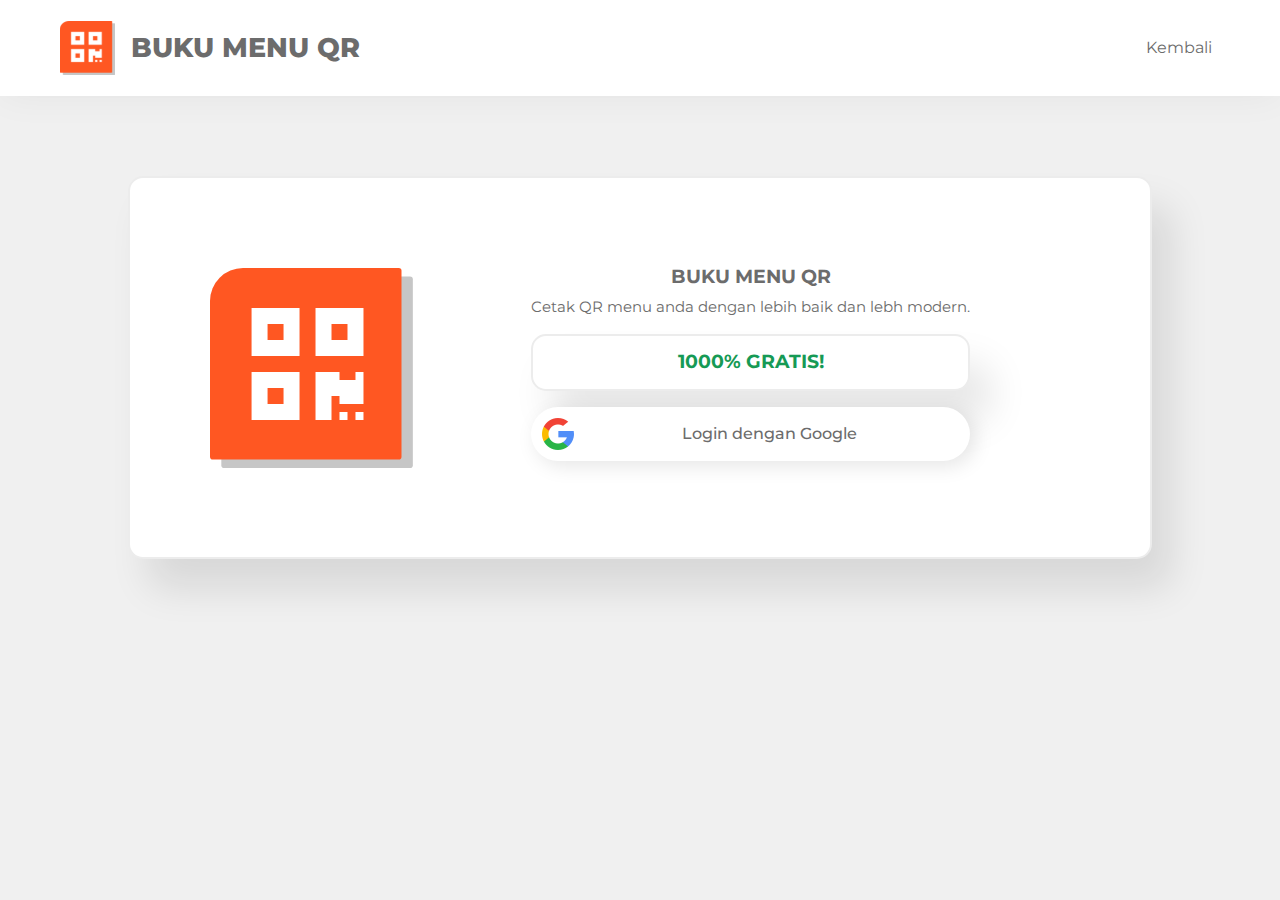
<file: layout/login.html>
<!DOCTYPE html>
<html>
    <head>
        <meta name="viewport" content="width=device-width, initial-scale=1.0">
        
        <link rel="stylesheet" href="../assets/bootstrap/css/bootstrap.min.css">
        <script src="https://cdnjs.cloudflare.com/ajax/libs/jquery/3.6.0/jquery.min.js" integrity="sha512-894YE6QWD5I59HgZOGReFYm4dnWc1Qt5NtvYSaNcOP+u1T9qYdvdihz0PPSiiqn/+/3e7Jo4EaG7TubfWGUrMQ==" crossorigin="anonymous" referrerpolicy="no-referrer"></script>
        <script src="https://cdnjs.cloudflare.com/ajax/libs/popper.js/1.16.0/umd/popper.min.js"></script>
        <script src="https://maxcdn.bootstrapcdn.com/bootstrap/4.5.2/js/bootstrap.min.js"></script>

        <link rel="stylesheet" href="https://use.fontawesome.com/releases/v5.15.3/css/all.css" integrity="sha384-SZXxX4whJ79/gErwcOYf+zWLeJdY/qpuqC4cAa9rOGUstPomtqpuNWT9wdPEn2fk" crossorigin="anonymous">

        <link rel="stylesheet" href="../assets/css/front-page/main.css">
        <link rel="stylesheet" href="../assets/css/custom-skin.css">
        <link rel="preconnect" href="https://fonts.googleapis.com">
        <link rel="preconnect" href="https://fonts.gstatic.com" crossorigin>
        <link href="https://fonts.googleapis.com/css2?family=Montserrat:wght@300;400;500;600;700;800;900&display=swap" rel="stylesheet">
        
    </head>
    <body>
        <!-- navigation bar -->
        <nav class="navbar navbar-expand-lg navbar-light bg-light shadow-default">
            <div class="container-fluid mx-5 py-2">
                <a class="navbar-brand" href="#">
                    <svg xmlns="http://www.w3.org/2000/svg" xmlns:xlink="http://www.w3.org/1999/xlink" width="55" height="54" viewBox="0 0 55 54">
                        <defs>
                            <pattern id="pattern" preserveAspectRatio="none" width="100%" height="100%" viewBox="0 0 215 212">
                            <image width="215" height="212" xlink:href="[data-uri]"/>
                            </pattern>
                        </defs>
                        <rect id="Component_6_1" data-name="Component 6 – 1" width="55" height="54" fill="url(#pattern)"/>
                        </svg>    
                </a>
                <a id="navbar-title" class="navbar-brand" href="#">BUKU MENU QR</a>
                <button class="navbar-toggler" type="button" data-bs-toggle="collapse" data-bs-target="#navbarSupportedContent" aria-controls="navbarSupportedContent" aria-expanded="false" aria-label="Toggle navigation">
                <span class="navbar-toggler-icon"></span>
                </button>
                <div class="collapse navbar-collapse" id="navbarSupportedContent">
                <ul class="navbar-nav me-auto mb-2 mb-lg-0">
                </ul>
                <div class="d-flex navbar-nav">
                    <div class="nav-item">
                        <a class="nav-link" href="../layout/index.html">Kembali</a>
                    </div>
                </div>
            </div>
        </nav>
        
        <!-- login center -->
        <div id="center-content">
                <div class="">
                    <div class="qr-box">
                        <div>
                            <div class="upper-login">
                                <div class="row">
                                    <div class="col-md-3 col-auto qr-logo-login">
                                        <svg id="Component_6_1" data-name="Component 6 – 1" xmlns="http://www.w3.org/2000/svg" width="215" height="212" viewBox="0 0 215 212">
                                            <path id="Rectangle_69" data-name="Rectangle 69" d="M35,0H200a3,3,0,0,1,3,3V200a3,3,0,0,1-3,3H3a3,3,0,0,1-3-3V35A35,35,0,0,1,35,0Z" transform="translate(12 9)" fill="#c6c6c6"/>
                                            <path id="Rectangle_49" data-name="Rectangle 49" d="M35,0H200a3,3,0,0,1,3,3V200a3,3,0,0,1-3,3H3a3,3,0,0,1-3-3V35A35,35,0,0,1,35,0Z" fill="#ff5722"/>
                                            <path id="Icon_awesome-qrcode" data-name="Icon awesome-qrcode" d="M0,53.091H50.841V2.25H0ZM16.947,19.2H33.894V36.144H16.947ZM67.788,2.25V53.091h50.841V2.25Zm33.894,33.894H84.735V19.2h16.947ZM0,120.879H50.841V70.038H0ZM16.947,86.985H33.894v16.947H16.947Zm93.209-16.947h8.474v33.894H93.209V95.459H84.735v25.421H67.788V70.038H93.209v8.474h16.947Zm0,42.368h8.474v8.474h-8.474Zm-16.947,0h8.474v8.474H93.209Z" transform="translate(44.062 40.217)" fill="#fff"/>
                                          </svg>                              
                                    </div>
                                    <div class="col-md-9 col-auto" style="margin:auto">
                                        <div class="d-flex flex-column">
                                            <div class="d-flex flex-column align-self-center">
                                                <div class="qr-title py-2">
                                                    <h4 style="text-align: center;">BUKU MENU QR</h4>
                                                </div>
                                                <div class="pb-3">
                                                    <p style="text-align: center;">Cetak QR menu anda dengan lebih baik dan lebh modern.</p>
                                                </div>
                                                <div id="promo-banner" class="promo-text">
                                                    <h4 class="center">1000% GRATIS!</h4>
                                                </div>
                                                <a href="#" style="text-decoration: none;">
                                                    <div class="login-button d-flex">
                                                        <div id="google-icon"><img src="../assets/image/search.png" alt=""></div>
                                                        <div class="flex-grow-1 align-self-center"><h4>Login dengan Google</h4></div>
                                                    </div>
                                                </a>
                                            </div>
                                        </div>
                                    </div>
                                </div>
                            </div>
                        </div>
                        <!-- <div class="d-flex flex-column">
                            <div class="qr-title pt-3 px-4">
                                <h4>Login</h4>
                            </div>
                            <hr style="background-color: rgba(0,0,0,0.5);">
                            <form class="pb-3 px-4">
                                <div class="form-group mb-4">
                                    <label for="inputEmail" class="mb-2">Email</label>
                                    <input type="email" class="form-control border-10" name="email" id="inputBoxEmail">
                                </div>
                                <div class="form-group">
                                    <label for="inputPassword" class="mb-2">password</label>
                                    <input type="password" class="form-control border-10" name="email" id="inputBoxPassword">
                                </div>
                            </form>
                            <div class="px-4">
                                <hr>
                            </div>
                            <div class="d-flex px-4 mb-3">
                                <div class="flex-grow-1">
                                    <a href="#" style="font-weight: bold;">Belum ada akun</a>
                                </div>
                                <div>
                                    <a href="#" style="font-weight: bold;">Lupa password</a>
                                </div>
                            </div>
                            <div class="px-4 d-flex">
                                <div id="gmail-icon">
                                    <img src="../assets/image/gmail.svg" alt="">
                                </div>
                                <div class="align-self-center" style="margin-bottom: unset;margin-left: .5rem;">
                                    <a href="#" style="margin-bottom: unset;font-weight: bold;">Login dengan Gmail</a>
                                </div>
                            </div>
                            <hr style="background-color: rgba(0,0,0,0.5);">
                            <div class="button-login mb-3 px-4">
                                <button type="button" class="btn btn-primary">Login</button>
                            </div>
                        </div> -->
                    </div>
                </div>
            </div>
        </div>

        <script src="../assets/bootstrap/js/bootstrap.min.js" ></script>
    </body>
</html>
</file>
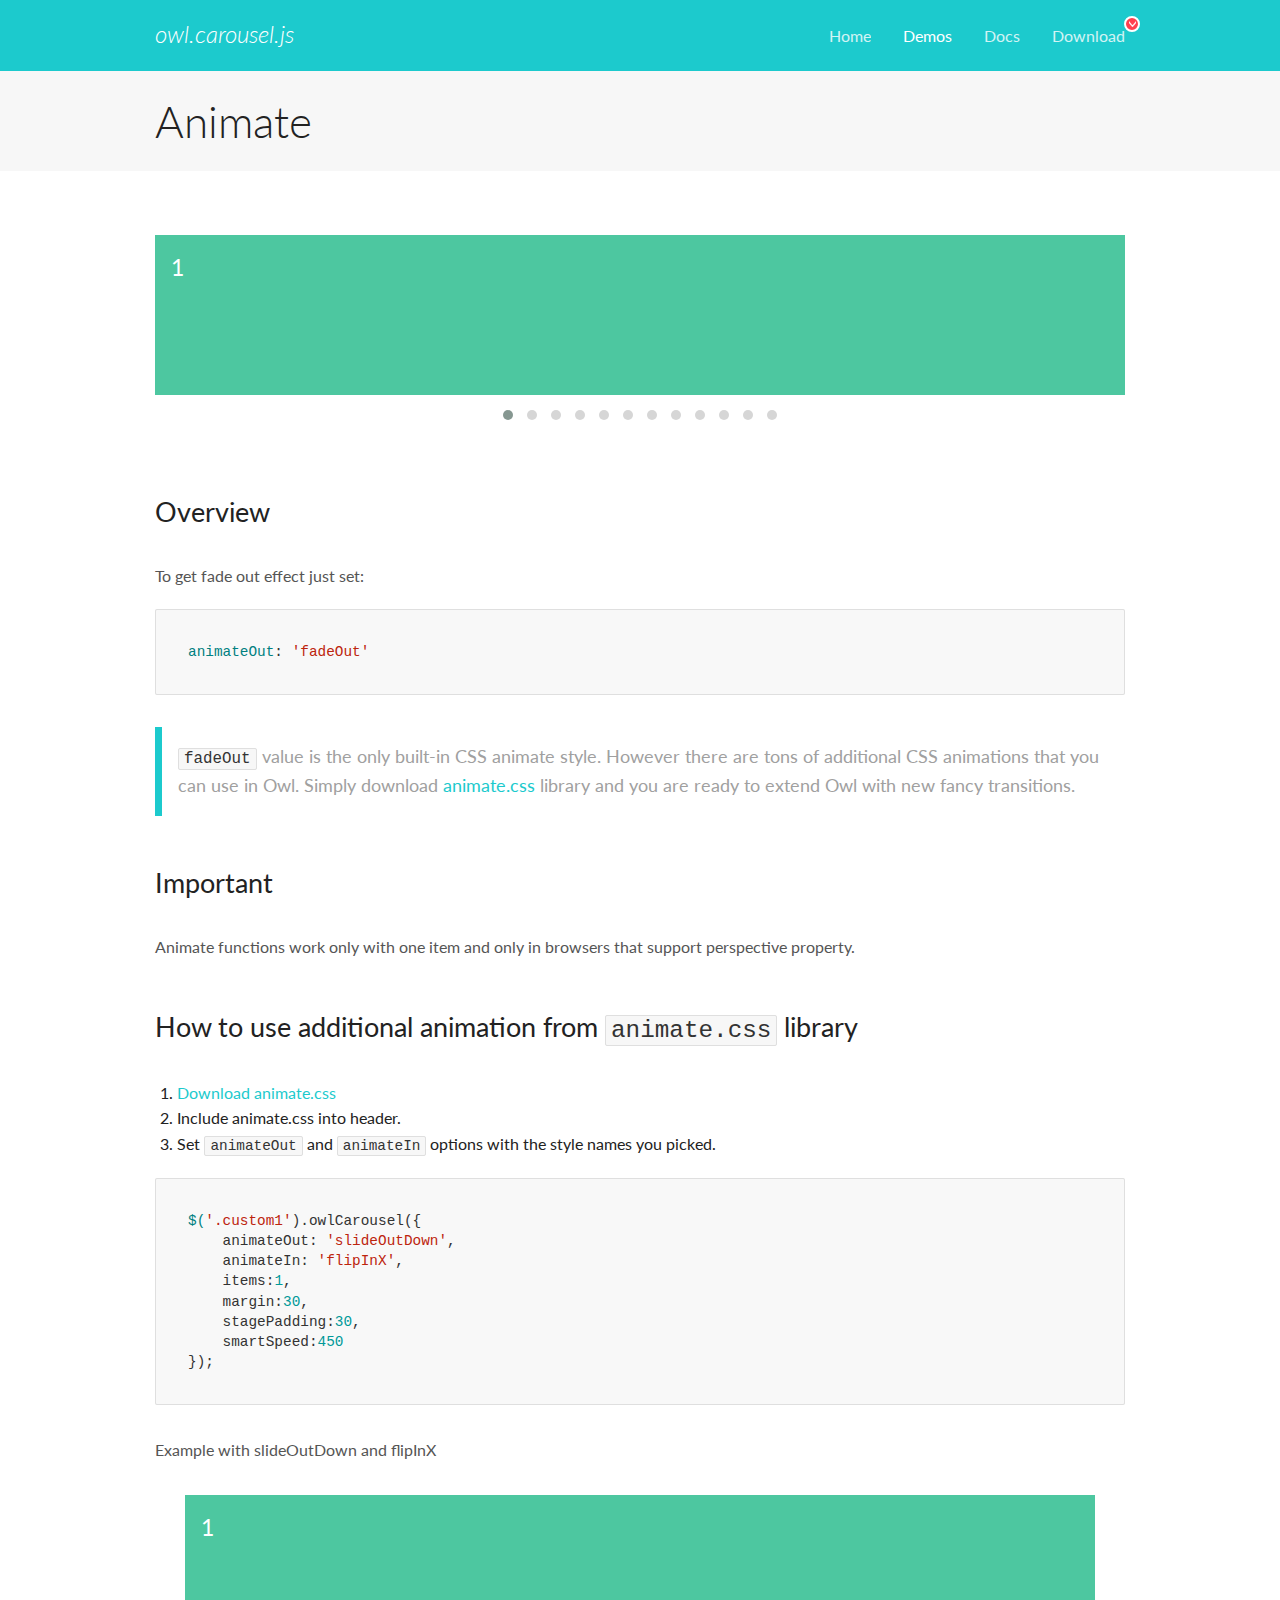
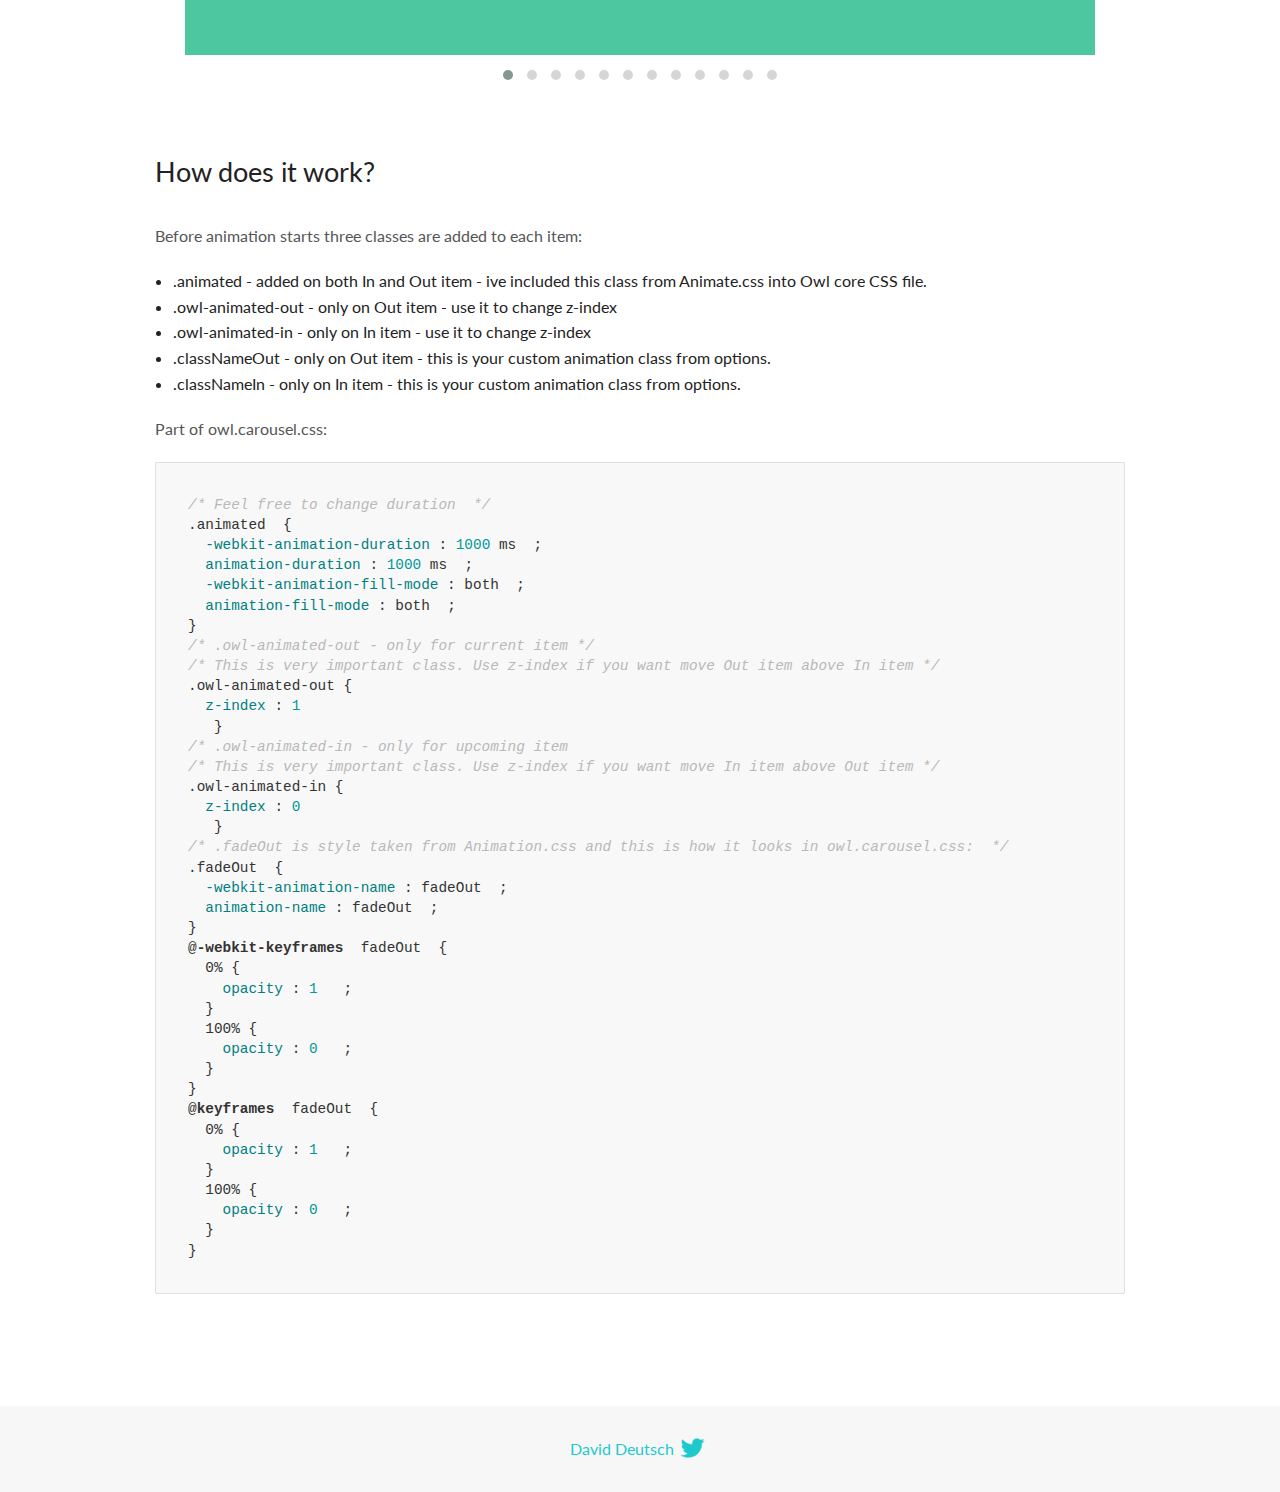
<file: assets/js/OwlCarousel2-2.3.4/docs/demos/animate.html>
<!DOCTYPE html>
<html lang="en">
  <head>

    <!-- head -->
    <meta charset="utf-8">
    <meta name="msapplication-tap-highlight" content="no" />
    <meta name="viewport" content="width=device-width, initial-scale=1.0" />
    <meta name="description" content="Animate carousel">
    <meta name="author" content="David Deutsch">
    <title>
      Animate Demo | Owl Carousel | 2.3.4
    </title>

    <!-- Stylesheets -->
    <link href='https://fonts.googleapis.com/css?family=Lato:300,400,700,400italic,300italic' rel='stylesheet' type='text/css'>
    <link rel="stylesheet" href="../assets/css/docs.theme.min.css">

    <!-- Owl Stylesheets -->
    <link rel="stylesheet" href="../assets/owlcarousel/assets/owl.carousel.min.css">
    <link rel="stylesheet" href="../assets/owlcarousel/assets/owl.theme.default.min.css">

    <!-- HTML5 shim and Respond.js IE8 support of HTML5 elements and media queries -->

    <!--[if lt IE 9]>
      <script src="https://oss.maxcdn.com/libs/html5shiv/3.7.0/html5shiv.js"></script>
      <script src="https://oss.maxcdn.com/libs/respond.js/1.3.0/respond.min.js"></script>
    <![endif]-->

    <!-- Favicons -->
    <link rel="apple-touch-icon-precomposed" sizes="144x144" href="../assets/ico/apple-touch-icon-144-precomposed.png">
    <link rel="shortcut icon" href="../assets/ico/favicon.png">
    <link rel="shortcut icon" href="favicon.ico">

    <!-- Yeah i know js should not be in header. Its required for demos.-->

    <!-- javascript -->
    <script src="../assets/vendors/jquery.min.js"></script>
    <script src="../assets/owlcarousel/owl.carousel.js"></script>
  </head>
  <body>

    <!-- header -->
    <header class="header">
      <div class="row">
        <div class="large-12 columns">
          <div class="brand left">
            <h3>
              <a href="/OwlCarousel2/">owl.carousel.js</a> 
            </h3>
          </div>
          <a id="toggle-nav" class="right">
            <span></span> <span></span> <span></span> 
          </a> 
          <div class="nav-bar">
            <ul class="clearfix">
              <li> <a href="/OwlCarousel2/index.html">Home</a>  </li>
              <li class="active">
                <a href="/OwlCarousel2/demos/demos.html">Demos</a> 
              </li>
              <li> <a href="/OwlCarousel2/docs/started-welcome.html">Docs</a>  </li>
              <li>
                <a href="https://github.com/OwlCarousel2/OwlCarousel2/archive/2.3.4.zip">Download</a> 
                <span class="download"></span> 
              </li>
            </ul>
          </div>
        </div>
      </div>
    </header>

    <!-- title -->
    <section class="title">
      <div class="row">
        <div class="large-12 columns">
          <h1>Animate</h1>
        </div>
      </div>
    </section>

    <!--  Demos -->
    <section id="demos">
      <div class="row">
        <div class="large-12 columns">
          <div class="fadeOut owl-carousel owl-theme">
            <div class="item">
              <h4>1</h4>
            </div>
            <div class="item">
              <h4>2</h4>
            </div>
            <div class="item">
              <h4>3</h4>
            </div>
            <div class="item">
              <h4>4</h4>
            </div>
            <div class="item">
              <h4>5</h4>
            </div>
            <div class="item">
              <h4>6</h4>
            </div>
            <div class="item">
              <h4>7</h4>
            </div>
            <div class="item">
              <h4>8</h4>
            </div>
            <div class="item">
              <h4>9</h4>
            </div>
            <div class="item">
              <h4>10</h4>
            </div>
            <div class="item">
              <h4>11</h4>
            </div>
            <div class="item">
              <h4>12</h4>
            </div>
          </div>
          <h3 id="overview">Overview</h3>
          <p>To get fade out effect just set:</p>
          <pre><code>animateOut: &#39;fadeOut&#39;</code></pre>
          <blockquote>
            <p><code>fadeOut</code> value is the only built-in CSS animate style. However there are tons of additional CSS animations that you can use in Owl. Simply download
              <a href="https://daneden.github.io/animate.css/">animate.css</a>  library and you are ready to extend Owl with new fancy transitions.</p>
          </blockquote>
          <h3 id="important">Important</h3>
          <p>Animate functions work only with one item and only in browsers that support perspective property.</p>
          <h3 id="how-to-use-additional-animation-from-animate-css-library">How to use additional animation from <code>animate.css</code> library</h3>
          <ol>
            <li> <a href="https://daneden.github.io/animate.css/">Download animate.css</a>  </li>
            <li>Include animate.css into header.</li>
            <li>Set <code>animateOut</code> and <code>animateIn</code> options with the style names you picked.</li>
          </ol>
          <pre><code>$(&#39;.custom1&#39;).owlCarousel({
    animateOut: &#39;slideOutDown&#39;,
    animateIn: &#39;flipInX&#39;,
    items:1,
    margin:30,
    stagePadding:30,
    smartSpeed:450
});</code></pre>
          <p>Example with slideOutDown and flipInX</p>
          <div class="custom1 owl-carousel owl-theme">
            <div class="item">
              <h4>1</h4>
            </div>
            <div class="item">
              <h4>2</h4>
            </div>
            <div class="item">
              <h4>3</h4>
            </div>
            <div class="item">
              <h4>4</h4>
            </div>
            <div class="item">
              <h4>5</h4>
            </div>
            <div class="item">
              <h4>6</h4>
            </div>
            <div class="item">
              <h4>7</h4>
            </div>
            <div class="item">
              <h4>8</h4>
            </div>
            <div class="item">
              <h4>9</h4>
            </div>
            <div class="item">
              <h4>10</h4>
            </div>
            <div class="item">
              <h4>11</h4>
            </div>
            <div class="item">
              <h4>12</h4>
            </div>
          </div>
          <h3 id="how-does-it-work-">How does it work?</h3>
          <p>Before animation starts three classes are added to each item:</p>
          <ul>
            <li>.animated - added on both In and Out item - ive included this class from Animate.css into Owl core CSS file.</li>
            <li>.owl-animated-out - only on Out item - use it to change z-index</li>
            <li>.owl-animated-in - only on In item - use it to change z-index</li>
            <li>.classNameOut - only on Out item - this is your custom animation class from options.</li>
            <li>.classNameIn - only on In item - this is your custom animation class from options.</li>
          </ul>
          <p>Part of owl.carousel.css:</p>
          <pre><code class="language-css"><span class="comment">/* Feel free to change duration  */</span> 
<span class="class">.animated</span>  <span class="rules">{
  <span class="rule"><span class="attribute">-webkit-animation-duration</span> :<span class="value"> <span class="number">1000</span> ms</span> </span> ;
  <span class="rule"><span class="attribute">animation-duration</span> :<span class="value"> <span class="number">1000</span> ms</span> </span> ;
  <span class="rule"><span class="attribute">-webkit-animation-fill-mode</span> :<span class="value"> both</span> </span> ;
  <span class="rule"><span class="attribute">animation-fill-mode</span> :<span class="value"> both</span> </span> ;
<span class="rule">}</span> </span> 
<span class="comment">/* .owl-animated-out - only for current item */</span> 
<span class="comment">/* This is very important class. Use z-index if you want move Out item above In item */</span> 
<span class="class">.owl-animated-out</span> <span class="rules">{
  <span class="rule"><span class="attribute">z-index</span> :<span class="value"> <span class="number">1</span> 
</span> </span> </span> }
<span class="comment">/* .owl-animated-in - only for upcoming item
/* This is very important class. Use z-index if you want move In item above Out item */</span> 
<span class="class">.owl-animated-in</span> <span class="rules">{
  <span class="rule"><span class="attribute">z-index</span> :<span class="value"> <span class="number">0</span> 
</span> </span> </span> }
<span class="comment">/* .fadeOut is style taken from Animation.css and this is how it looks in owl.carousel.css:  */</span> 
<span class="class">.fadeOut</span>  <span class="rules">{
  <span class="rule"><span class="attribute">-webkit-animation-name</span> :<span class="value"> fadeOut</span> </span> ;
  <span class="rule"><span class="attribute">animation-name</span> :<span class="value"> fadeOut</span> </span> ;
<span class="rule">}</span> </span> 
<span class="at_rule">@<span class="keyword">-webkit-keyframes</span>  fadeOut </span> {
  0% <span class="rules">{
    <span class="rule"><span class="attribute">opacity</span> :<span class="value"> <span class="number">1</span> </span> </span> ;
  <span class="rule">}</span> </span> 
  100% <span class="rules">{
    <span class="rule"><span class="attribute">opacity</span> :<span class="value"> <span class="number">0</span> </span> </span> ;
  <span class="rule">}</span> </span> 
}
<span class="at_rule">@<span class="keyword">keyframes</span>  fadeOut </span> {
  0% <span class="rules">{
    <span class="rule"><span class="attribute">opacity</span> :<span class="value"> <span class="number">1</span> </span> </span> ;
  <span class="rule">}</span> </span> 
  100% <span class="rules">{
    <span class="rule"><span class="attribute">opacity</span> :<span class="value"> <span class="number">0</span> </span> </span> ;
  <span class="rule">}</span> </span> 
}</code></pre>
          <link rel="stylesheet" href="../assets/css/animate.css">
          <script>
            jQuery(document).ready(function($) {
              $('.fadeOut').owlCarousel({
                items: 1,
                animateOut: 'fadeOut',
                loop: true,
                margin: 10,
              });
              $('.custom1').owlCarousel({
                animateOut: 'slideOutDown',
                animateIn: 'flipInX',
                items: 1,
                margin: 30,
                stagePadding: 30,
                smartSpeed: 450
              });
            });
          </script>
        </div>
      </div>
    </section>

    <!-- footer -->
    <footer class="footer">
      <div class="row">
        <div class="large-12 columns">
          <h5>
            <a href="/OwlCarousel2/docs/support-contact.html">David Deutsch</a> 
            <a id="custom-tweet-button" href="https://twitter.com/share?url=https://github.com/OwlCarousel2/OwlCarousel2&text=Owl Carousel - This is so awesome! " target="_blank"></a> 
          </h5>
        </div>
      </div>
    </footer>

    <!-- vendors -->
    <script src="../assets/vendors/highlight.js"></script>
    <script src="../assets/js/app.js"></script>
  </body>
</html>
</file>
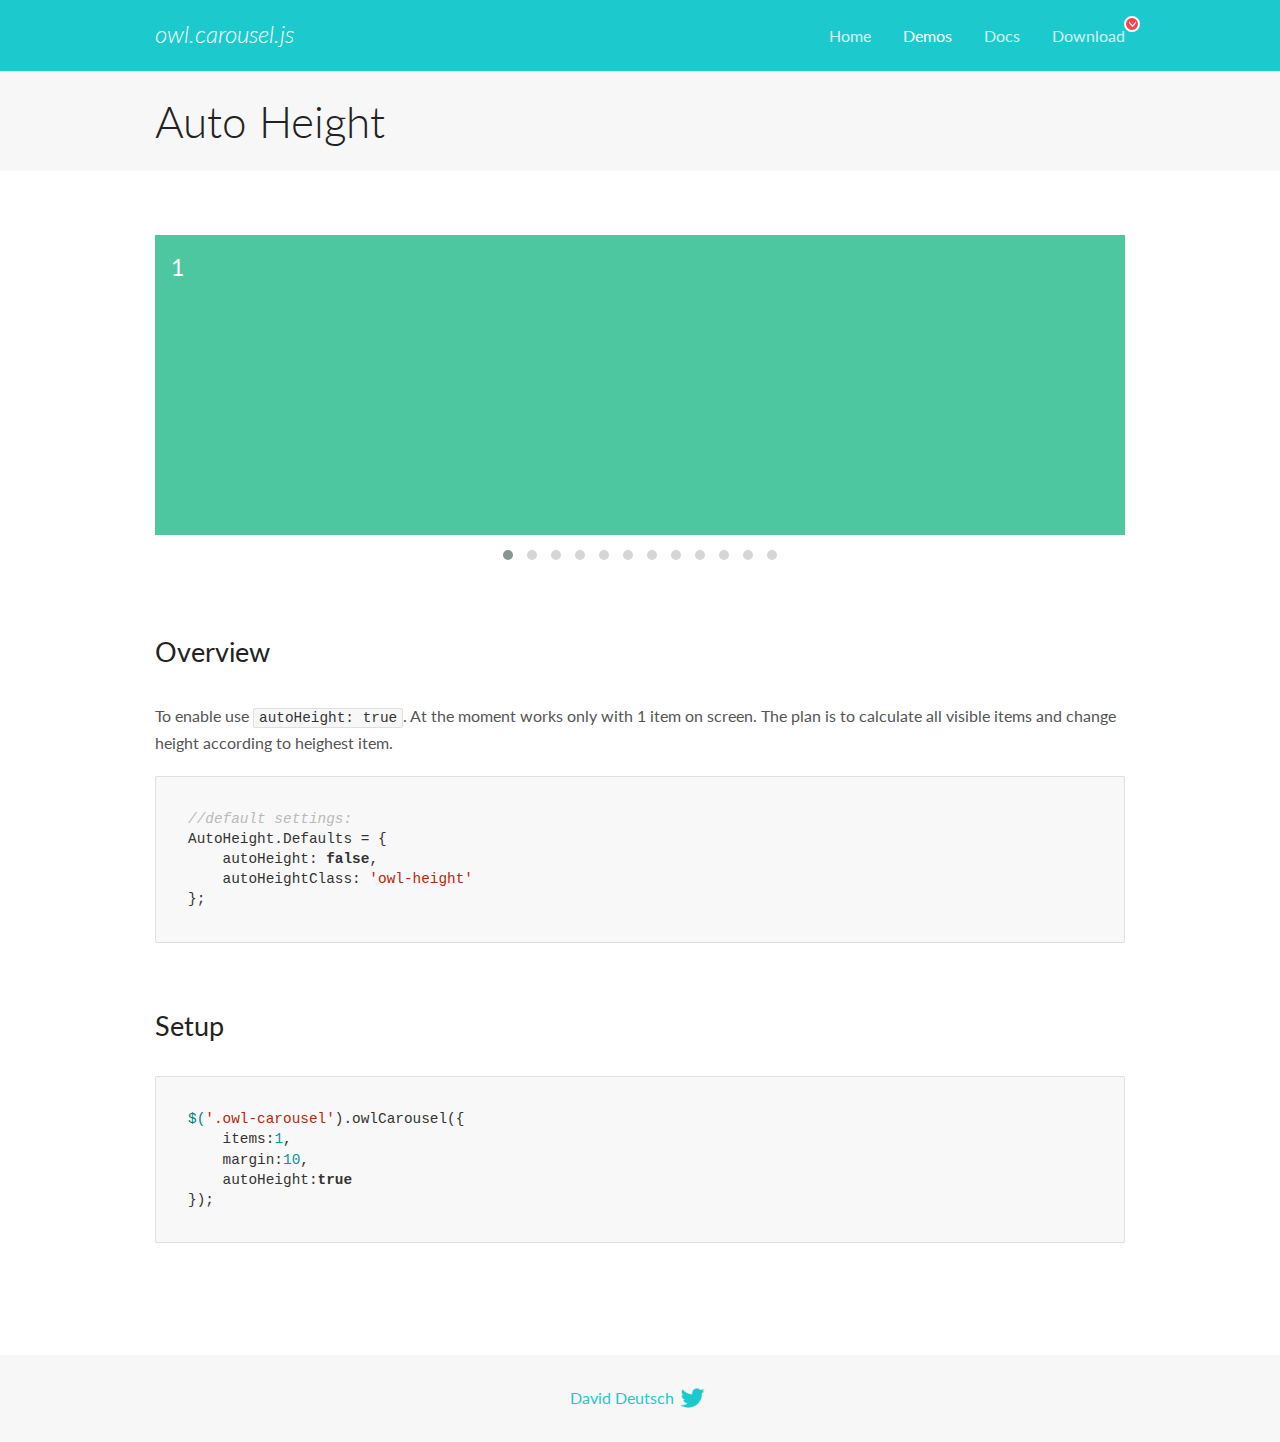
<file: assets/js/OwlCarousel2-2.3.4/docs/demos/autoheight.html>
<!DOCTYPE html>
<html lang="en">
  <head>

    <!-- head -->
    <meta charset="utf-8">
    <meta name="msapplication-tap-highlight" content="no" />
    <meta name="viewport" content="width=device-width, initial-scale=1.0" />
    <meta name="description" content="autoHeight usage demo">
    <meta name="author" content="David Deutsch">
    <title>
      Auto Height Demo | Owl Carousel | 2.3.4
    </title>

    <!-- Stylesheets -->
    <link href='https://fonts.googleapis.com/css?family=Lato:300,400,700,400italic,300italic' rel='stylesheet' type='text/css'>
    <link rel="stylesheet" href="../assets/css/docs.theme.min.css">

    <!-- Owl Stylesheets -->
    <link rel="stylesheet" href="../assets/owlcarousel/assets/owl.carousel.min.css">
    <link rel="stylesheet" href="../assets/owlcarousel/assets/owl.theme.default.min.css">

    <!-- HTML5 shim and Respond.js IE8 support of HTML5 elements and media queries -->

    <!--[if lt IE 9]>
      <script src="https://oss.maxcdn.com/libs/html5shiv/3.7.0/html5shiv.js"></script>
      <script src="https://oss.maxcdn.com/libs/respond.js/1.3.0/respond.min.js"></script>
    <![endif]-->

    <!-- Favicons -->
    <link rel="apple-touch-icon-precomposed" sizes="144x144" href="../assets/ico/apple-touch-icon-144-precomposed.png">
    <link rel="shortcut icon" href="../assets/ico/favicon.png">
    <link rel="shortcut icon" href="favicon.ico">

    <!-- Yeah i know js should not be in header. Its required for demos.-->

    <!-- javascript -->
    <script src="../assets/vendors/jquery.min.js"></script>
    <script src="../assets/owlcarousel/owl.carousel.js"></script>
  </head>
  <body>

    <!-- header -->
    <header class="header">
      <div class="row">
        <div class="large-12 columns">
          <div class="brand left">
            <h3>
              <a href="/OwlCarousel2/">owl.carousel.js</a> 
            </h3>
          </div>
          <a id="toggle-nav" class="right">
            <span></span> <span></span> <span></span> 
          </a> 
          <div class="nav-bar">
            <ul class="clearfix">
              <li> <a href="/OwlCarousel2/index.html">Home</a>  </li>
              <li class="active">
                <a href="/OwlCarousel2/demos/demos.html">Demos</a> 
              </li>
              <li> <a href="/OwlCarousel2/docs/started-welcome.html">Docs</a>  </li>
              <li>
                <a href="https://github.com/OwlCarousel2/OwlCarousel2/archive/2.3.4.zip">Download</a> 
                <span class="download"></span> 
              </li>
            </ul>
          </div>
        </div>
      </div>
    </header>

    <!-- title -->
    <section class="title">
      <div class="row">
        <div class="large-12 columns">
          <h1>Auto Height</h1>
        </div>
      </div>
    </section>

    <!--  Demos -->
    <section id="demos">
      <div class="row">
        <div class="large-12 columns">
          <div class="owl-carousel owl-theme">
            <div class="item" style="height:300px">
              <h4>1</h4>
            </div>
            <div class="item" style="height:100px">
              <h4>2</h4>
            </div>
            <div class="item" style="height:500px">
              <h4>3</h4>
            </div>
            <div class="item" style="height:250px">
              <h4>4</h4>
            </div>
            <div class="item" style="height:400px">
              <h4>5</h4>
            </div>
            <div class="item" style="height:500px">
              <h4>6</h4>
            </div>
            <div class="item" style="height:600px">
              <h4>7</h4>
            </div>
            <div class="item" style="height:400px">
              <h4>8</h4>
            </div>
            <div class="item" style="height:300px">
              <h4>9</h4>
            </div>
            <div class="item" style="height:350px">
              <h4>10</h4>
            </div>
            <div class="item" style="height:200px">
              <h4>11</h4>
            </div>
            <div class="item" style="height:150px">
              <h4>12</h4>
            </div>
          </div>
          <h3 id="overview">Overview</h3>
          <p>To enable use <code>autoHeight: true</code>. At the moment works only with 1 item on screen. The plan is to calculate all visible items and change height according to heighest item.</p>
          <pre><code>//default settings:
AutoHeight.Defaults = {
    autoHeight: false,
    autoHeightClass: &#39;owl-height&#39;
};</code></pre>
          <h3 id="setup">Setup</h3>
          <pre><code>$(&#39;.owl-carousel&#39;).owlCarousel({
    items:1,
    margin:10,
    autoHeight:true
});</code></pre>
          <script>
            $(document).ready(function() {
              $('.owl-carousel').owlCarousel({
                items: 1,
                margin: 10,
                autoHeight: true
              });
            })
          </script>
        </div>
      </div>
    </section>

    <!-- footer -->
    <footer class="footer">
      <div class="row">
        <div class="large-12 columns">
          <h5>
            <a href="/OwlCarousel2/docs/support-contact.html">David Deutsch</a> 
            <a id="custom-tweet-button" href="https://twitter.com/share?url=https://github.com/OwlCarousel2/OwlCarousel2&text=Owl Carousel - This is so awesome! " target="_blank"></a> 
          </h5>
        </div>
      </div>
    </footer>

    <!-- vendors -->
    <script src="../assets/vendors/highlight.js"></script>
    <script src="../assets/js/app.js"></script>
  </body>
</html>
</file>
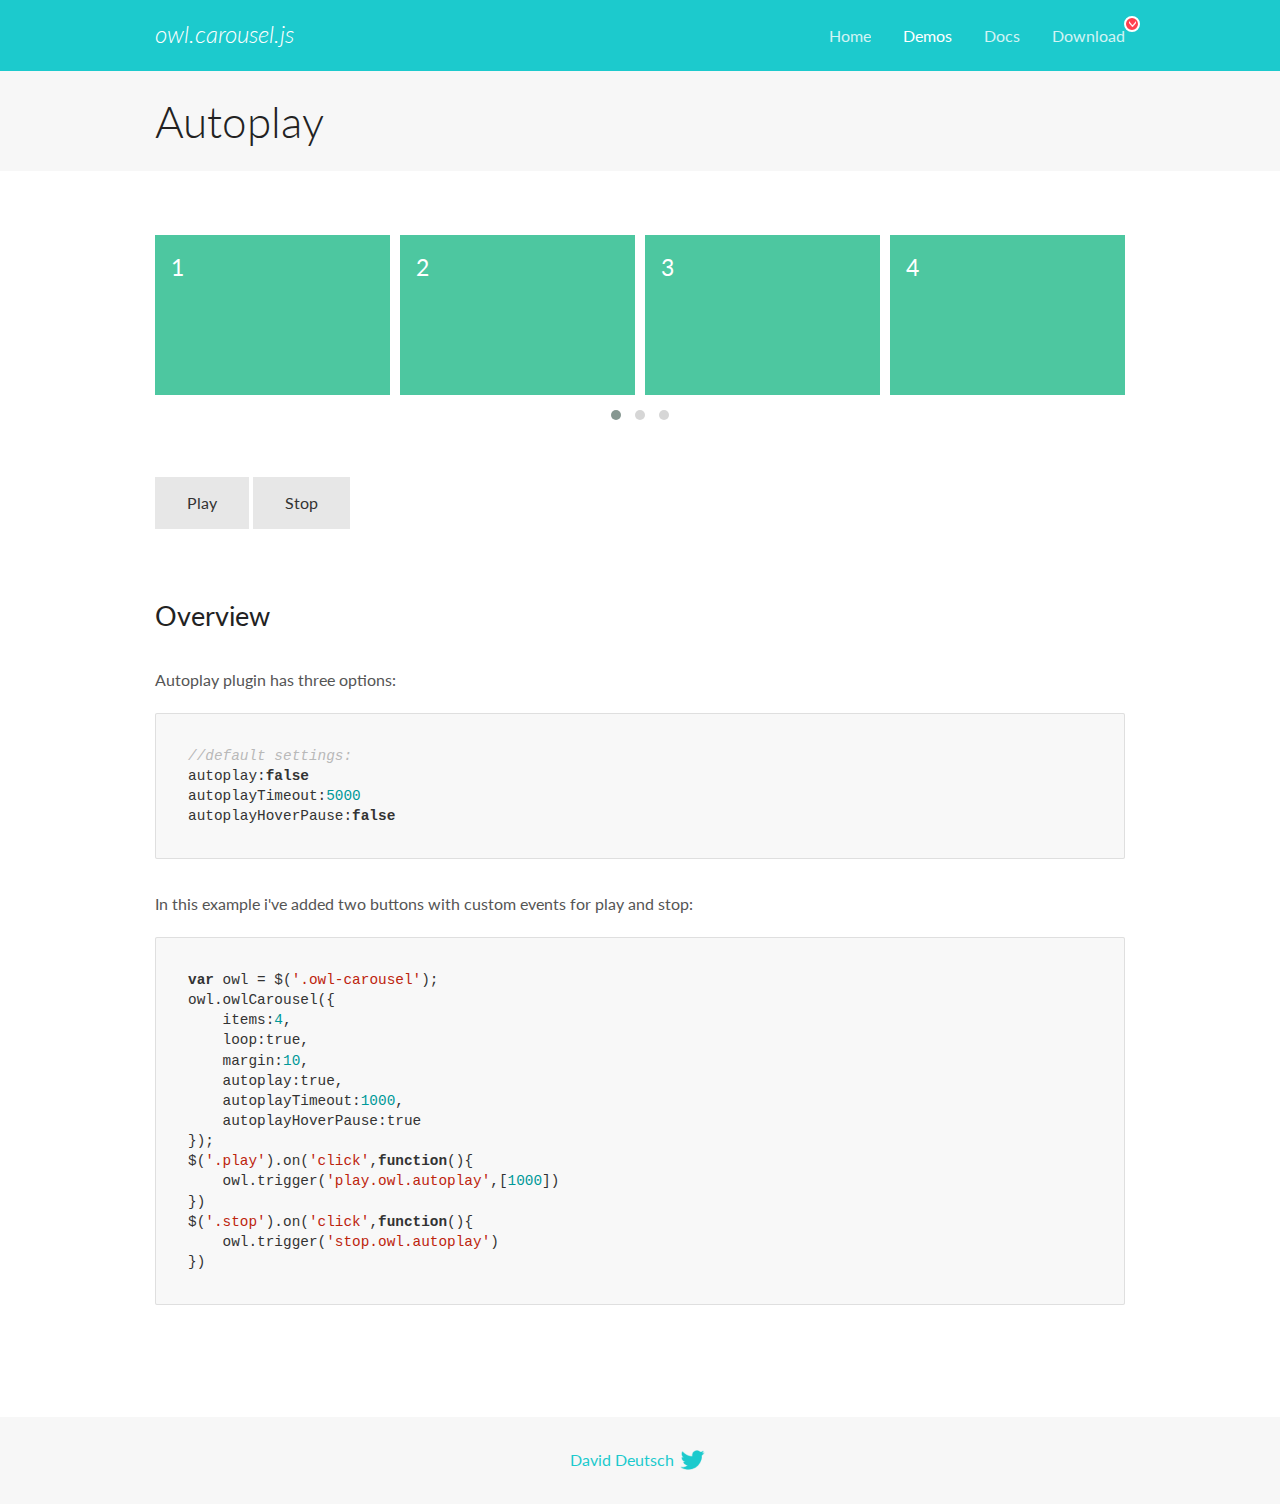
<file: assets/js/OwlCarousel2-2.3.4/docs/demos/autoplay.html>
<!DOCTYPE html>
<html lang="en">
  <head>

    <!-- head -->
    <meta charset="utf-8">
    <meta name="msapplication-tap-highlight" content="no" />
    <meta name="viewport" content="width=device-width, initial-scale=1.0" />
    <meta name="description" content="Autoplay usage demo">
    <meta name="author" content="David Deutsch">
    <title>
      Autoplay Demo | Owl Carousel | 2.3.4
    </title>

    <!-- Stylesheets -->
    <link href='https://fonts.googleapis.com/css?family=Lato:300,400,700,400italic,300italic' rel='stylesheet' type='text/css'>
    <link rel="stylesheet" href="../assets/css/docs.theme.min.css">

    <!-- Owl Stylesheets -->
    <link rel="stylesheet" href="../assets/owlcarousel/assets/owl.carousel.min.css">
    <link rel="stylesheet" href="../assets/owlcarousel/assets/owl.theme.default.min.css">

    <!-- HTML5 shim and Respond.js IE8 support of HTML5 elements and media queries -->

    <!--[if lt IE 9]>
      <script src="https://oss.maxcdn.com/libs/html5shiv/3.7.0/html5shiv.js"></script>
      <script src="https://oss.maxcdn.com/libs/respond.js/1.3.0/respond.min.js"></script>
    <![endif]-->

    <!-- Favicons -->
    <link rel="apple-touch-icon-precomposed" sizes="144x144" href="../assets/ico/apple-touch-icon-144-precomposed.png">
    <link rel="shortcut icon" href="../assets/ico/favicon.png">
    <link rel="shortcut icon" href="favicon.ico">

    <!-- Yeah i know js should not be in header. Its required for demos.-->

    <!-- javascript -->
    <script src="../assets/vendors/jquery.min.js"></script>
    <script src="../assets/owlcarousel/owl.carousel.js"></script>
  </head>
  <body>

    <!-- header -->
    <header class="header">
      <div class="row">
        <div class="large-12 columns">
          <div class="brand left">
            <h3>
              <a href="/OwlCarousel2/">owl.carousel.js</a> 
            </h3>
          </div>
          <a id="toggle-nav" class="right">
            <span></span> <span></span> <span></span> 
          </a> 
          <div class="nav-bar">
            <ul class="clearfix">
              <li> <a href="/OwlCarousel2/index.html">Home</a>  </li>
              <li class="active">
                <a href="/OwlCarousel2/demos/demos.html">Demos</a> 
              </li>
              <li> <a href="/OwlCarousel2/docs/started-welcome.html">Docs</a>  </li>
              <li>
                <a href="https://github.com/OwlCarousel2/OwlCarousel2/archive/2.3.4.zip">Download</a> 
                <span class="download"></span> 
              </li>
            </ul>
          </div>
        </div>
      </div>
    </header>

    <!-- title -->
    <section class="title">
      <div class="row">
        <div class="large-12 columns">
          <h1>Autoplay</h1>
        </div>
      </div>
    </section>

    <!--  Demos -->
    <section id="demos">
      <div class="row">
        <div class="large-12 columns">
          <div class="owl-carousel owl-theme">
            <div class="item">
              <h4>1</h4>
            </div>
            <div class="item">
              <h4>2</h4>
            </div>
            <div class="item">
              <h4>3</h4>
            </div>
            <div class="item">
              <h4>4</h4>
            </div>
            <div class="item">
              <h4>5</h4>
            </div>
            <div class="item">
              <h4>6</h4>
            </div>
            <div class="item">
              <h4>7</h4>
            </div>
            <div class="item">
              <h4>8</h4>
            </div>
            <div class="item">
              <h4>9</h4>
            </div>
            <div class="item">
              <h4>10</h4>
            </div>
            <div class="item">
              <h4>11</h4>
            </div>
            <div class="item">
              <h4>12</h4>
            </div>
          </div>
          <a class="button secondary play">Play</a> 
          <a class="button secondary stop">Stop</a> 
          <h3 id="overview">Overview</h3>
          <p>Autoplay plugin has three options:</p>
          <pre><code>//default settings:
autoplay:false
autoplayTimeout:5000
autoplayHoverPause:false</code></pre>
          <p>In this example i&#39;ve added two buttons with custom events for play and stop:</p>
          <pre><code>var owl = $(&#39;.owl-carousel&#39;);
owl.owlCarousel({
    items:4,
    loop:true,
    margin:10,
    autoplay:true,
    autoplayTimeout:1000,
    autoplayHoverPause:true
});
$(&#39;.play&#39;).on(&#39;click&#39;,function(){
    owl.trigger(&#39;play.owl.autoplay&#39;,[1000])
})
$(&#39;.stop&#39;).on(&#39;click&#39;,function(){
    owl.trigger(&#39;stop.owl.autoplay&#39;)
})</code></pre>
          <script>
            $(document).ready(function() {
              var owl = $('.owl-carousel');
              owl.owlCarousel({
                items: 4,
                loop: true,
                margin: 10,
                autoplay: true,
                autoplayTimeout: 1000,
                autoplayHoverPause: true
              });
              $('.play').on('click', function() {
                owl.trigger('play.owl.autoplay', [1000])
              })
              $('.stop').on('click', function() {
                owl.trigger('stop.owl.autoplay')
              })
            })
          </script>
        </div>
      </div>
    </section>

    <!-- footer -->
    <footer class="footer">
      <div class="row">
        <div class="large-12 columns">
          <h5>
            <a href="/OwlCarousel2/docs/support-contact.html">David Deutsch</a> 
            <a id="custom-tweet-button" href="https://twitter.com/share?url=https://github.com/OwlCarousel2/OwlCarousel2&text=Owl Carousel - This is so awesome! " target="_blank"></a> 
          </h5>
        </div>
      </div>
    </footer>

    <!-- vendors -->
    <script src="../assets/vendors/highlight.js"></script>
    <script src="../assets/js/app.js"></script>
  </body>
</html>
</file>
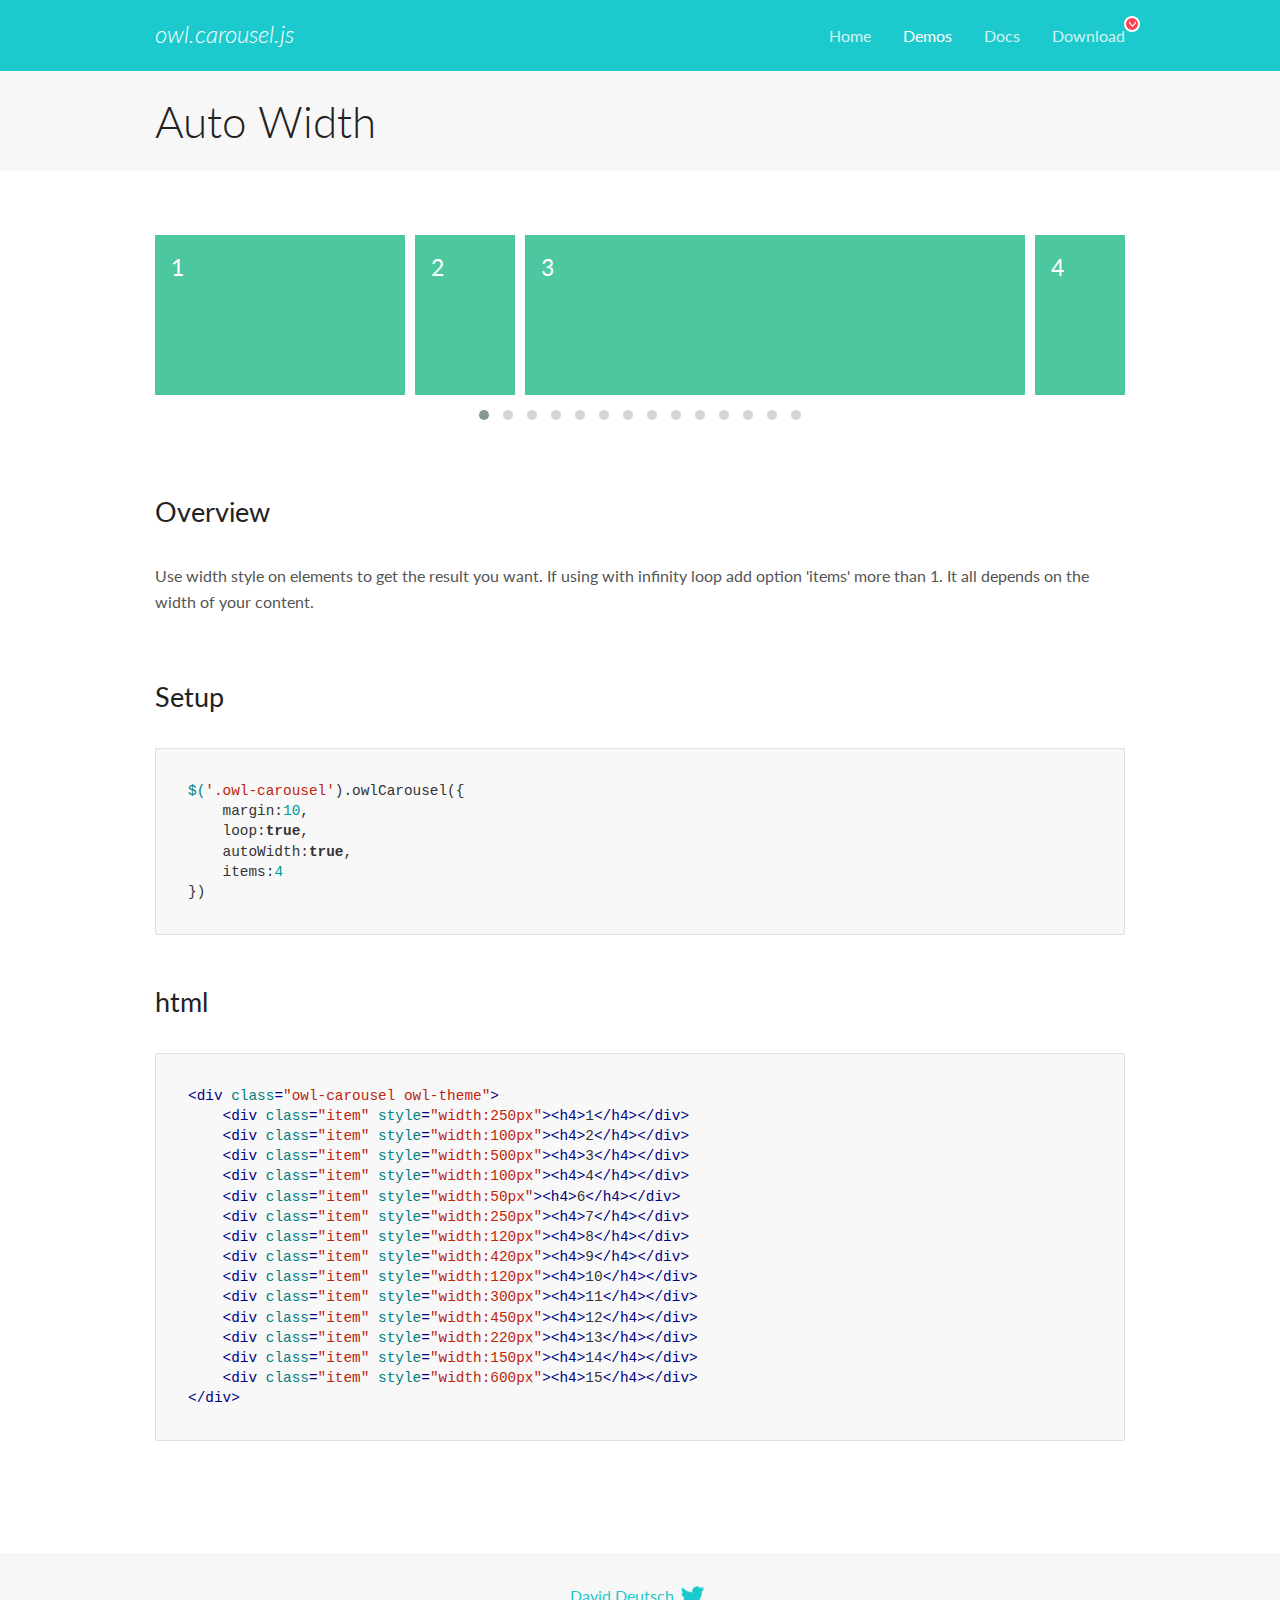
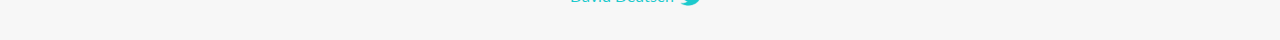
<file: assets/js/OwlCarousel2-2.3.4/docs/demos/autowidth.html>
<!DOCTYPE html>
<html lang="en">
  <head>

    <!-- head -->
    <meta charset="utf-8">
    <meta name="msapplication-tap-highlight" content="no" />
    <meta name="viewport" content="width=device-width, initial-scale=1.0" />
    <meta name="description" content="Auto Width">
    <meta name="author" content="David Deutsch">
    <title>
      Auto Width Demo | Owl Carousel | 2.3.4
    </title>

    <!-- Stylesheets -->
    <link href='https://fonts.googleapis.com/css?family=Lato:300,400,700,400italic,300italic' rel='stylesheet' type='text/css'>
    <link rel="stylesheet" href="../assets/css/docs.theme.min.css">

    <!-- Owl Stylesheets -->
    <link rel="stylesheet" href="../assets/owlcarousel/assets/owl.carousel.min.css">
    <link rel="stylesheet" href="../assets/owlcarousel/assets/owl.theme.default.min.css">

    <!-- HTML5 shim and Respond.js IE8 support of HTML5 elements and media queries -->

    <!--[if lt IE 9]>
      <script src="https://oss.maxcdn.com/libs/html5shiv/3.7.0/html5shiv.js"></script>
      <script src="https://oss.maxcdn.com/libs/respond.js/1.3.0/respond.min.js"></script>
    <![endif]-->

    <!-- Favicons -->
    <link rel="apple-touch-icon-precomposed" sizes="144x144" href="../assets/ico/apple-touch-icon-144-precomposed.png">
    <link rel="shortcut icon" href="../assets/ico/favicon.png">
    <link rel="shortcut icon" href="favicon.ico">

    <!-- Yeah i know js should not be in header. Its required for demos.-->

    <!-- javascript -->
    <script src="../assets/vendors/jquery.min.js"></script>
    <script src="../assets/owlcarousel/owl.carousel.js"></script>
  </head>
  <body>

    <!-- header -->
    <header class="header">
      <div class="row">
        <div class="large-12 columns">
          <div class="brand left">
            <h3>
              <a href="/OwlCarousel2/">owl.carousel.js</a> 
            </h3>
          </div>
          <a id="toggle-nav" class="right">
            <span></span> <span></span> <span></span> 
          </a> 
          <div class="nav-bar">
            <ul class="clearfix">
              <li> <a href="/OwlCarousel2/index.html">Home</a>  </li>
              <li class="active">
                <a href="/OwlCarousel2/demos/demos.html">Demos</a> 
              </li>
              <li> <a href="/OwlCarousel2/docs/started-welcome.html">Docs</a>  </li>
              <li>
                <a href="https://github.com/OwlCarousel2/OwlCarousel2/archive/2.3.4.zip">Download</a> 
                <span class="download"></span> 
              </li>
            </ul>
          </div>
        </div>
      </div>
    </header>

    <!-- title -->
    <section class="title">
      <div class="row">
        <div class="large-12 columns">
          <h1>Auto Width</h1>
        </div>
      </div>
    </section>

    <!--  Demos -->
    <section id="demos">
      <div class="row">
        <div class="large-12 columns">
          <div class="owl-carousel owl-theme">
            <div class="item" style="width:250px">
              <h4>1</h4>
            </div>
            <div class="item" style="width:100px">
              <h4>2</h4>
            </div>
            <div class="item" style="width:500px">
              <h4>3</h4>
            </div>
            <div class="item" style="width:100px">
              <h4>4</h4>
            </div>
            <div class="item" style="width:50px">
              <h4>6</h4>
            </div>
            <div class="item" style="width:250px">
              <h4>7</h4>
            </div>
            <div class="item" style="width:120px">
              <h4>8</h4>
            </div>
            <div class="item" style="width:420px">
              <h4>9</h4>
            </div>
            <div class="item" style="width:120px">
              <h4>10</h4>
            </div>
            <div class="item" style="width:300px">
              <h4>11</h4>
            </div>
            <div class="item" style="width:450px">
              <h4>12</h4>
            </div>
            <div class="item" style="width:220px">
              <h4>13</h4>
            </div>
            <div class="item" style="width:150px">
              <h4>14</h4>
            </div>
            <div class="item" style="width:600px">
              <h4>15</h4>
            </div>
          </div>
          <h3 id="overview">Overview</h3>
          <p>Use width style on elements to get the result you want. If using with infinity loop add option &#39;items&#39; more than 1. It all depends on the width of your content.</p>
          <h3 id="setup">Setup</h3>
          <pre><code>$(&#39;.owl-carousel&#39;).owlCarousel({
    margin:10,
    loop:true,
    autoWidth:true,
    items:4
})</code></pre>
          <h3 id="html">html</h3>
          <pre><code>&lt;div class=&quot;owl-carousel owl-theme&quot;&gt;
    &lt;div class=&quot;item&quot; style=&quot;width:250px&quot;&gt;&lt;h4&gt;1&lt;/h4&gt;&lt;/div&gt;
    &lt;div class=&quot;item&quot; style=&quot;width:100px&quot;&gt;&lt;h4&gt;2&lt;/h4&gt;&lt;/div&gt;
    &lt;div class=&quot;item&quot; style=&quot;width:500px&quot;&gt;&lt;h4&gt;3&lt;/h4&gt;&lt;/div&gt;
    &lt;div class=&quot;item&quot; style=&quot;width:100px&quot;&gt;&lt;h4&gt;4&lt;/h4&gt;&lt;/div&gt;
    &lt;div class=&quot;item&quot; style=&quot;width:50px&quot;&gt;&lt;h4&gt;6&lt;/h4&gt;&lt;/div&gt;
    &lt;div class=&quot;item&quot; style=&quot;width:250px&quot;&gt;&lt;h4&gt;7&lt;/h4&gt;&lt;/div&gt;
    &lt;div class=&quot;item&quot; style=&quot;width:120px&quot;&gt;&lt;h4&gt;8&lt;/h4&gt;&lt;/div&gt;
    &lt;div class=&quot;item&quot; style=&quot;width:420px&quot;&gt;&lt;h4&gt;9&lt;/h4&gt;&lt;/div&gt;
    &lt;div class=&quot;item&quot; style=&quot;width:120px&quot;&gt;&lt;h4&gt;10&lt;/h4&gt;&lt;/div&gt;
    &lt;div class=&quot;item&quot; style=&quot;width:300px&quot;&gt;&lt;h4&gt;11&lt;/h4&gt;&lt;/div&gt;
    &lt;div class=&quot;item&quot; style=&quot;width:450px&quot;&gt;&lt;h4&gt;12&lt;/h4&gt;&lt;/div&gt;
    &lt;div class=&quot;item&quot; style=&quot;width:220px&quot;&gt;&lt;h4&gt;13&lt;/h4&gt;&lt;/div&gt;
    &lt;div class=&quot;item&quot; style=&quot;width:150px&quot;&gt;&lt;h4&gt;14&lt;/h4&gt;&lt;/div&gt;
    &lt;div class=&quot;item&quot; style=&quot;width:600px&quot;&gt;&lt;h4&gt;15&lt;/h4&gt;&lt;/div&gt;
&lt;/div&gt;</code></pre>
          <script>
            $(document).ready(function() {
              $('.owl-carousel').owlCarousel({
                margin: 10,
                loop: true,
                autoWidth: true,
                items: 4
              })
            })
          </script>
        </div>
      </div>
    </section>

    <!-- footer -->
    <footer class="footer">
      <div class="row">
        <div class="large-12 columns">
          <h5>
            <a href="/OwlCarousel2/docs/support-contact.html">David Deutsch</a> 
            <a id="custom-tweet-button" href="https://twitter.com/share?url=https://github.com/OwlCarousel2/OwlCarousel2&text=Owl Carousel - This is so awesome! " target="_blank"></a> 
          </h5>
        </div>
      </div>
    </footer>

    <!-- vendors -->
    <script src="../assets/vendors/highlight.js"></script>
    <script src="../assets/js/app.js"></script>
  </body>
</html>
</file>
<file: assets/css/front-page/main.css>
/* default */
body {
  background-color: #f0f0f0;
}

/* font family */
h1,
h2,
h3,
h4,
h5,
h6,
p,
a {
  font-family: "Montserrat", sans-serif;
  color: #6c6c6c;
}
p {
  font-size: 12pt;
}

/* navbar */
.navbar .navbar-brand {
  font-weight: 800;
  color: #6c6c6c;
  font-size: 20pt;
}

.navbar-nav .nav-item .nav-link {
  font-weight: 400;
  color: #6c6c6c;
}

#navbar-title {
  margin-right: 100px;
}

.navbar {
  background-color: #ffffff !important;
}

.shadow-default {
  box-shadow: 0 0px 38px rgb(0 0 0 / 5%), 0 -50px 50px rgb(0 0 0 / 30%);
}

/* Banner Upper */
.margin-default {
  margin: 0px 3em;
}

#banner-upper .qr-title h4 {
  font-weight: 700;
  color: #6c6c6c;
  margin-bottom: 1.5rem;
}

#banner-upper .qr-title {
  margin-bottom: 2rem;
}

#promo-banner {
  background-color: #ffffff;
  padding: 15px;
  border-radius: 15px;
  box-shadow: 20px 30px 38px rgb(0 0 0 / 10%);
  border-style: solid;
  border-color: #ececec;
  border-width: 2px;
  margin-bottom: 2rem;
}

#promo-banner h4 {
  font-weight: 700;
  color: #169a55;
  text-align: center;
  margin-bottom: unset;
}

#start-new-qr {
  border-radius: 15px;
  padding: 50px;
  background-color: #ff5722;
  box-shadow: 20px 30px 38px rgb(0 0 0 / 10%);
}

#start-new-qr h4 {
  font-weight: 700;
  color: #ffffff;
  text-align: center;
  margin-bottom: unset;
  margin-left: 1rem;
}

#banner-map img {
  border-radius: 25px;
  width: 100%;
  height: 500px;
  object-fit: cover;
  box-shadow: 20px 30px 38px rgb(0 0 0 / 10%);
}

#banner-map {
  margin-left: 2rem;
}

#banner-text {
  width: 450px;
}

/* Second Slide */

.default-title {
  font-weight: 700;
  color: #6c6c6c;
  margin-bottom: 1.5rem;
}

#second-slide h5 {
  font-weight: 500;
  color: #6c6c6c;
  margin-bottom: 1.5rem;
}

#info-gratis {
  background-color: #ffffff;
  padding: 15px;
  border-radius: 15px;
  box-shadow: 20px 30px 38px rgb(0 0 0 / 10%);
  border-style: solid;
  border-color: #ececec;
  border-width: 2px;
  margin-bottom: 2rem;
}

#second-slide .d-flex.px-3.flex-column.text-center.bd-highlight {
  justify-content: center;
}

#solusi-kami-column .p-2.bd-highlight {
  height: 100px;
  display: flex;
  justify-content: center;
  align-items: center;
}

#second-slide .p-2.bd-highlight h5 {
  margin: unset;
}

#info-gratis {
  padding: 30px 0px;
  margin: unset;
  height: 100%;
}

#info-gratis h4 {
  margin-bottom: unset;
}

#info-gratis .hr-head-border {
  color: #6c6c6c;
  height: 3px;
  opacity: 0.25;
}

#info-gratis .hr-mini-border {
  color: #ff5722;
  height: 3px;
  opacity: 0.25;
}

#info-gratis .p-2.bd-highlight {
  height: 20px;
  display: flex;
  justify-content: center;
  align-items: center;
}

#info-gratis .qr-title {
  margin: 0 1rem;
}

.center-flex {
  height: 100px;
  display: flex;
  justify-content: center;
  align-items: center;
}

/* third slide */
.qr-box {
  background-color: #ffffff;
  padding: 15px;
  border-radius: 15px;
  box-shadow: 20px 30px 38px rgb(0 0 0 / 10%);
  border-style: solid;
  border-color: #ececec;
  border-width: 2px;
  margin-bottom: 2rem;
}

#third-slide .qr-box {
  min-height: 170px;
  min-width: 170px;
  position: relative;
  margin-left: auto;
  margin-right: auto;
  overflow: hidden;
}

.image-center {
  position: absolute;
  margin: auto;
  top: 0;
  left: 0;
  right: 0;
  bottom: 0;
}

#third-slide .d-flex.flex-column p {
  width: auto;
}

#third-slide .d-flex h5.default-title {
  margin-bottom: 0.8rem;
}

#qr-drop-down .box-faq h5,
#qr-drop-down .box-faq p {
  margin-bottom: unset;
}

.border-top {
  border-top: 2px solid rgba(0, 0, 0, 0.1);
}

#qr-drop-down a {
  text-decoration: none;
}

#qr-drop-down .box-faq p {
  padding: 0rem 2rem 2rem 2rem;
}

.drop-down-title {
  padding-bottom: 1rem;
  padding-top: 1rem;
}

#qr-drop-down .qr-box {
  padding: unset;
}

.drop-down-title .d-flex {
  margin: 0px 1rem;
}

#qr-drop-down .profile-img {
  padding: 2rem;
  height: 100%;
  position: relative;
}

.vertical-center {
  margin: 0;
  position: absolute;
  top: 50%;
  -ms-transform: translateY(-50%);
  transform: translateY(-50%);
}

#qr-drop-down .profile-img img {
  border-radius: 50%;
  object-fit: cover;
  width: 150px;
  height: 150px;
}

#profile-bar .qr-box #profile-height {
  height: 227px;
}

#profile-bar .profile-text {
  margin: 0.2rem 0rem;
}

#profile-bar .profile-text p {
  font-size: 10pt;
}

.disable-margin-bottom {
  margin-bottom: unset;
}

#profile-bar .col-md-4 {
  width: 28%;
}

/* last slide */
#disclaimer .qr-box {
  background-color: #ff5722;
  color: #ffffff;
  text-align: center;
  padding: 3rem;
}

#disclaimer .qr-box h5 {
  font-size: 12pt;
}

#disclaimer .qr-box p {
  font-size: 12pt;
}

/* login menu */
#center-content {
  top: 88px;
  right: 0;
  bottom: 0;
  left: 0;
  margin: auto;
  margin-top: 5rem;
  height: 700px;
  width: 1024px;
}

#center-content .qr-title h4 {
  font-weight: 700;
  color: #6c6c6c;
  margin-bottom: unset;
  font-size: 14pt;
}

#center-content p {
  margin-bottom: unset;
  font-size: 11pt;
}

#center-content h4.center {
  font-size: 14pt;
}

#center-content .logo-login {
  width: 200px;
}

#center-content .qr-box {
  padding: unset;
}

.border-10 {
  border-radius: 10px;
}

form .form-control:focus {
  border-color: #ff5722;
  box-shadow: none;
}

#center-content input.form-control {
  background-color: #f2f2f2;
}

#gmail-icon {
  height: 32px;
  width: 32px;
}

#center-content button.btn.btn-primary {
  float: right;
  box-shadow: none;
  padding: 0.5rem 2rem;
  border-color: unset;
  background-color: #169a55;
  border-radius: 20px;
}

#center-content a:hover {
  color: #ff5722;
}

#disclaimer h4,
#disclaimer h5,
#disclaimer p {
  color: white;
}

#center-content .login-button {
  margin: 1rem 0rem;
  padding: 0.5rem;
  border-radius: 35px;
  background-color: #ffffff;
  box-shadow: 5px 5px 20px rgba(0, 0, 0, 0.1);
  transition: background-color 0.3s ease-in-out;
}
#center-content .login-button:hover {
  background-color: #ff5722;
}
#center-content .login-button h4 {
  text-align: center;
  margin: unset;
  transition: color 0.3 ease-in-out;
  font-size: 12pt;
}
#center-content .login-button:hover h4 {
  color: #ffffff;
}
#google-icon {
  background-color: #ffffff;
  padding: 0.2rem;
  border-radius: 35px;
}
#center-content .promo-text {
  margin-bottom: unset;
}
#center-content .qr-logo-login svg {
  margin-right: 1.5rem;
  height: 200px;
  width: auto;
}
#center-content .upper-login {
  margin: 5rem;
}
#center-content .qr-logo-login {
  margin: auto;
}
/* responsive */
@media only screen and (min-device-width: 375px) and (max-device-width: 812px) and (-webkit-min-device-pixel-ratio: 3) and (orientation: portrait) {
  .navbar .margin-default {
    margin: 0 1rem;
  }
  .navbar .container-fluid.mx-5.py-2 {
    margin: 0 0rem !important;
  }
  .navbar a#navbar-title {
    font-size: 14pt;
  }
  .navbar svg {
    height: 40px;
  }
  .navbar a.navbar-brand {
    margin: unset;
  }
  .navbar a#navbar-title {
    margin: unset;
  }
  .navbar .container-fluid.mx-5.py-2 {
    justify-content: unset;
  }
  .navbar button.navbar-toggler {
    margin-left: auto;
  }

  #banner-upper.margin-default {
    margin: 0 1rem;
  }
  #banner-upper div#banner-map {
    display: none;
  }
  #banner-upper #start-new-qr {
    padding: 25px;
  }
  #banner-upper svg {
    height: 48px;
  }

  #second-slide.margin-default {
    margin: 0 1rem;
  }
  #second-slide .qr-title {
    text-align: center;
  }
  #second-slide h5 {
    font-size: 12pt;
  }
  #second-slide #solusi-kami-column .p-2.bd-highlight {
    height: 60px;
  }
  #second-slide .col-md-4.col-12 {
    margin-top: 1.5rem;
  }
  #second-slide .col-md-5.col-12 {
    margin-top: 5rem;
  }
  #second-slide .p-2.bd-highlight h4,
  #second-slide .p-2.bd-highlight h5 {
    font-size: 12pt;
  }

  #third-slide.margin-default {
    margin: 0 1rem;
    padding: 0 0.5rem;
  }
  div#third-slide {
    padding-top: 5rem !important;
  }
  #third-slide svg.image-center {
    height: 28px;
    width: auto;
  }
  #third-slide .qr-box {
    min-height: 70px;
    min-width: 70px;
  }
  #third-slide .d-flex.flex-column p {
    font-size: 10pt;
  }
  #third-slide .d-flex h5.default-title {
    margin-bottom: 0.2rem;
    font-size: 12pt;
  }

  #qr-drop-down.margin-default {
    margin: 0 1rem;
  }
  #qr-drop-down .box-faq.qr-box h5 {
    font-size: 12pt;
  }
  #qr-drop-down .box-faq.qr-box p {
    font-size: 10pt;
  }
  #qr-drop-down .col-md-5 {
    margin-top: 5rem;
  }
  #qr-drop-down .qr-box {
    padding: 0rem;
  }
  #qr-drop-down .col-md-5 .qr-box {
    padding: 2rem;
  }
  #qr-drop-down h6.default-title.disable-margin-bottom {
    text-align: center !important;
  }
  #qr-drop-down p.disable-margin-bottom {
    text-align: center;
  }

  #disclaimer.margin-default {
    margin: 0 1rem;
  }
  #disclaimer p,
  #disclaimer h5 {
    font-size: 10pt !important;
  }
  #qr-drop-down .profile-img {
    padding: unset;
    height: unset;
    position: unset;
    text-align: center;
    height: 100%;
    margin-bottom: 2rem;
  }

  #profile-bar .qr-box #profile-height {
    height: unset;
  }

  #qr-drop-down .vertical-center {
    margin: unset;
    position: unset;
    top: unset;
    -ms-transform: translateY(unset);
    transform: unset;
  }

  #qr-drop-down .profile-img img {
    border-radius: 50%;
    object-fit: cover;
    width: 150px;
    height: 150px;
  }
  #profile-height {
    width: 100% !important;
  }
  #navbarSupportedContent {
    margin: 1rem 0.6rem;
  }
  #login {
    background: #ff5722;
    color: #ffffff;
    padding: 1rem;
    border-radius: 15px;
  }

  #center-content .col-md-3.col-0 {
    display: none;
  }

  #center-content {
    width: 100%;
    top: 15rem;
  }

  #center-content .row {
    padding: 2rem;
  }

  #center-content a {
    font-size: 8pt;
  }
  #gmail-icon {
    height: 16px;
    width: 16px;
  }
  #center-content .upper-login {
    margin: 0.5rem;
  }
  #center-content .d-flex.flex-column.align-self-center {
    margin-top: 2rem;
  }
  #center-content .qr-logo-login svg {
    margin-right: unset;
  }
  #center-content .qr-box {
    margin: 1rem;
  }
  #center-content .qr-logo-login svg {
    height: 100px;
  }
}

@media only screen and (min-device-width: 320px) and (max-device-width: 568px) and (-webkit-min-device-pixel-ratio: 2) and (orientation: portrait) {
  .navbar .margin-default {
    margin: 0 1rem;
  }
  .navbar .container-fluid.mx-5.py-2 {
    margin: 0 0rem !important;
  }
  .navbar a#navbar-title {
    font-size: 14pt;
  }
  .navbar svg {
    height: 40px;
  }
  .navbar a.navbar-brand {
    margin: unset;
  }
  .navbar a#navbar-title {
    margin: unset;
  }
  .navbar .container-fluid.mx-5.py-2 {
    justify-content: unset;
  }
  .navbar button.navbar-toggler {
    margin-left: auto;
  }

  #banner-upper.margin-default {
    margin: 0 1rem;
  }
  #banner-upper div#banner-map {
    display: none;
  }
  #banner-upper #start-new-qr {
    padding: 25px;
  }
  #banner-upper svg {
    height: 48px;
  }

  #second-slide.margin-default {
    margin: 0 1rem;
  }
  #second-slide .qr-title {
    text-align: center;
  }
  #second-slide h5 {
    font-size: 12pt;
  }
  #second-slide #solusi-kami-column .p-2.bd-highlight {
    height: 60px;
  }
  #second-slide .col-md-4.col-12 {
    margin-top: 1.5rem;
  }
  #second-slide .col-md-5.col-12 {
    margin-top: 5rem;
  }
  #second-slide .p-2.bd-highlight h4,
  #second-slide .p-2.bd-highlight h5 {
    font-size: 12pt;
  }

  #third-slide.margin-default {
    margin: 0 1rem;
    padding: 0 0.5rem;
  }
  div#third-slide {
    padding-top: 5rem !important;
  }
  #third-slide svg.image-center {
    height: 28px;
    width: auto;
  }
  #third-slide .qr-box {
    min-height: 70px;
    min-width: 70px;
  }
  #third-slide .d-flex.flex-column p {
    font-size: 10pt;
  }
  #third-slide .d-flex h5.default-title {
    margin-bottom: 0.2rem;
    font-size: 12pt;
  }

  #qr-drop-down.margin-default {
    margin: 0 1rem;
  }
  #qr-drop-down .box-faq.qr-box h5 {
    font-size: 12pt;
  }
  #qr-drop-down .box-faq.qr-box p {
    font-size: 10pt;
  }
  #qr-drop-down .col-md-5 {
    margin-top: 5rem;
  }
  #qr-drop-down .qr-box {
    padding: 0rem;
  }
  #qr-drop-down .col-md-5 .qr-box {
    padding: 2rem;
  }
  #qr-drop-down h6.default-title.disable-margin-bottom {
    text-align: center !important;
  }
  #qr-drop-down p.disable-margin-bottom {
    text-align: center;
  }

  #disclaimer.margin-default {
    margin: 0 1rem;
  }
  #disclaimer p,
  #disclaimer h5 {
    font-size: 10pt !important;
  }
  #qr-drop-down .profile-img {
    padding: unset;
    height: unset;
    position: unset;
    text-align: center;
    height: 100%;
    margin-bottom: 2rem;
  }

  #profile-bar .qr-box #profile-height {
    height: unset;
  }

  #qr-drop-down .vertical-center {
    margin: unset;
    position: unset;
    top: unset;
    -ms-transform: translateY(unset);
    transform: unset;
  }

  #qr-drop-down .profile-img img {
    border-radius: 50%;
    object-fit: cover;
    width: 150px;
    height: 150px;
  }
  #profile-height {
    width: 100% !important;
  }
  #navbarSupportedContent {
    margin: 1rem 0.6rem;
  }
  #login {
    background: #ff5722;
    color: #ffffff;
    padding: 1rem;
    border-radius: 15px;
  }

  #center-content .col-md-3.col-0 {
    display: none;
  }

  #center-content {
    width: 100%;
    top: 15rem;
  }

  #center-content .row {
    padding: 2rem;
  }

  #center-content a {
    font-size: 8pt;
  }
  #gmail-icon {
    height: 16px;
    width: 16px;
  }
  #center-content .upper-login {
    margin: 0.5rem;
  }
  #center-content .d-flex.flex-column.align-self-center {
    margin-top: 2rem;
  }
  #center-content .qr-logo-login svg {
    margin-right: unset;
  }
  #center-content .qr-box {
    margin: 1rem;
  }
  #center-content .qr-logo-login svg {
    height: 100px;
  }
}

@media (max-width: 1700px) {
  #qr-drop-down .profile-img img {
    height: 120px;
    width: 120px;
  }
}
</file>
<file: assets/css/custom-skin.css>
:root {
    --myblack: #404040;
}

.my-bg-black,a.my-bg-black,button.btn.my-bg-black,button.my-bg-black{
    background: var(--myblack) !important;
}

.my-color-black{
    color: var(--myblack) !important;
}
</file>
